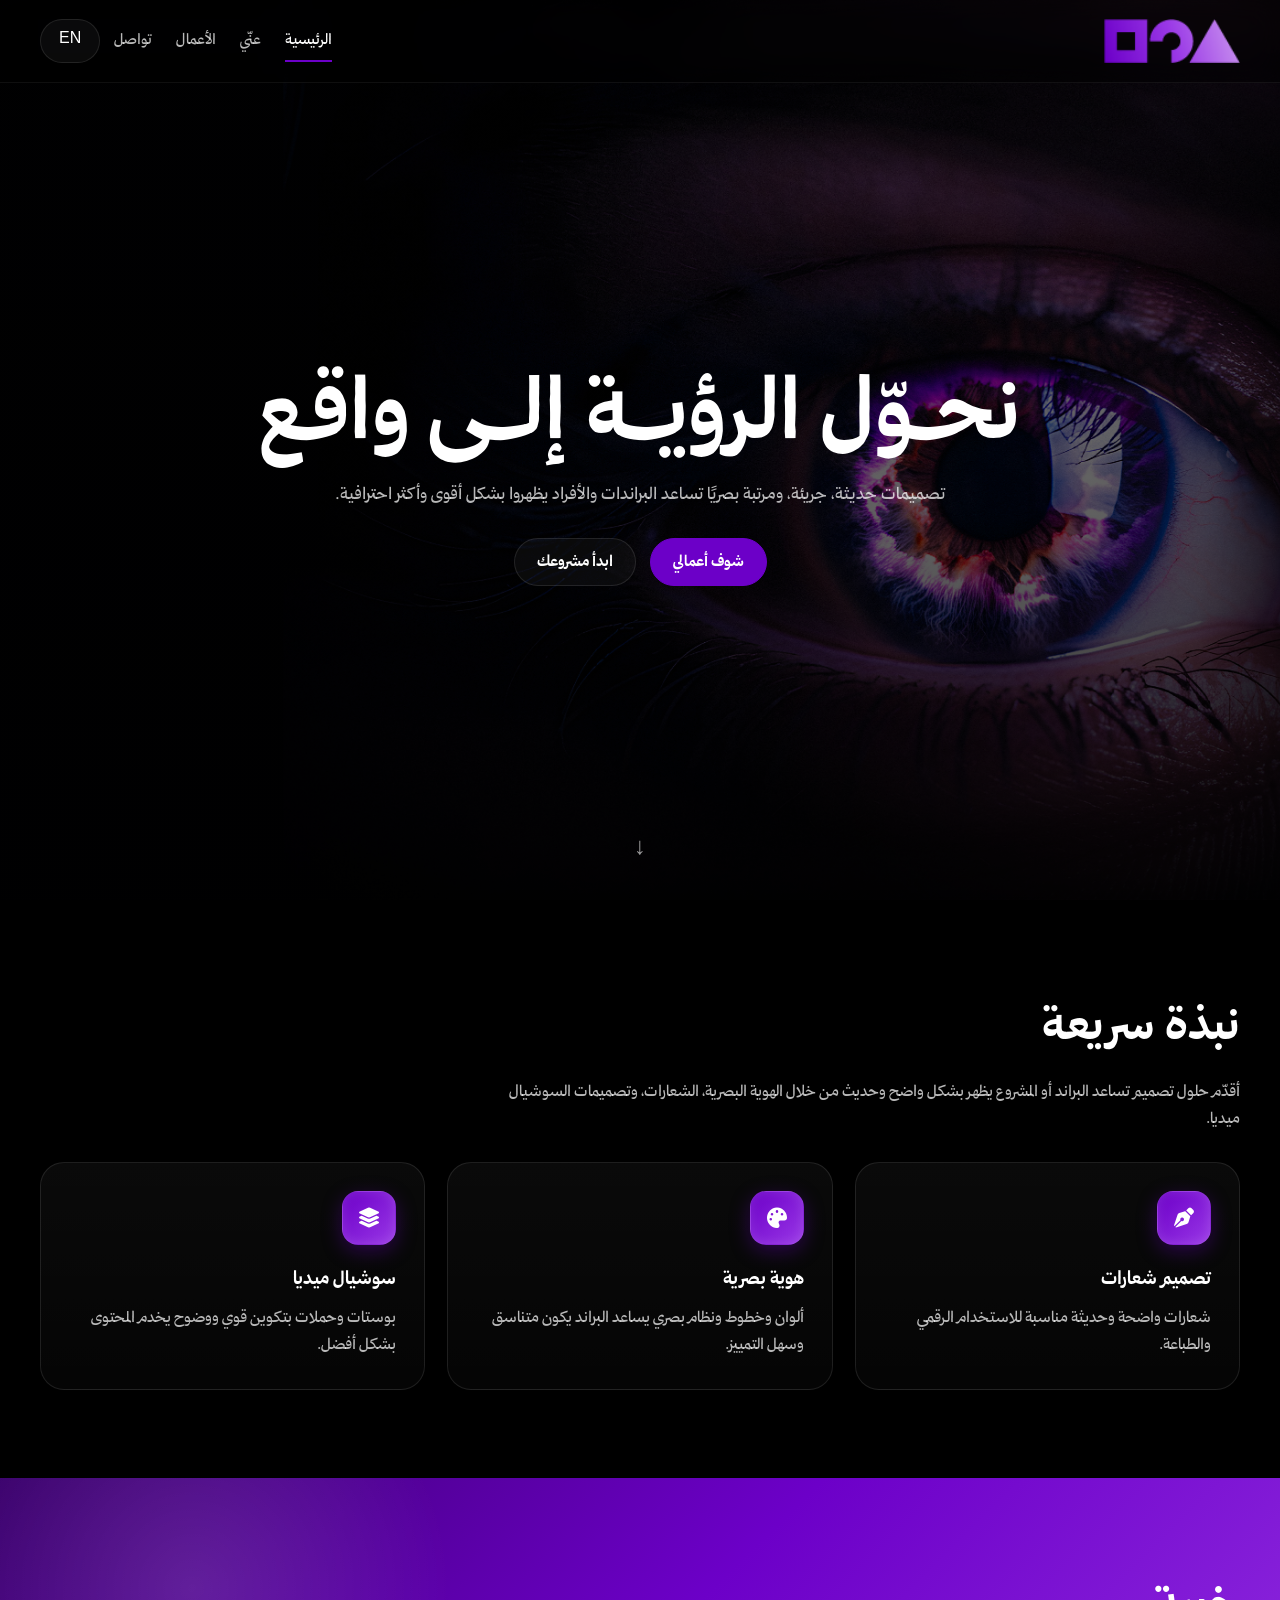
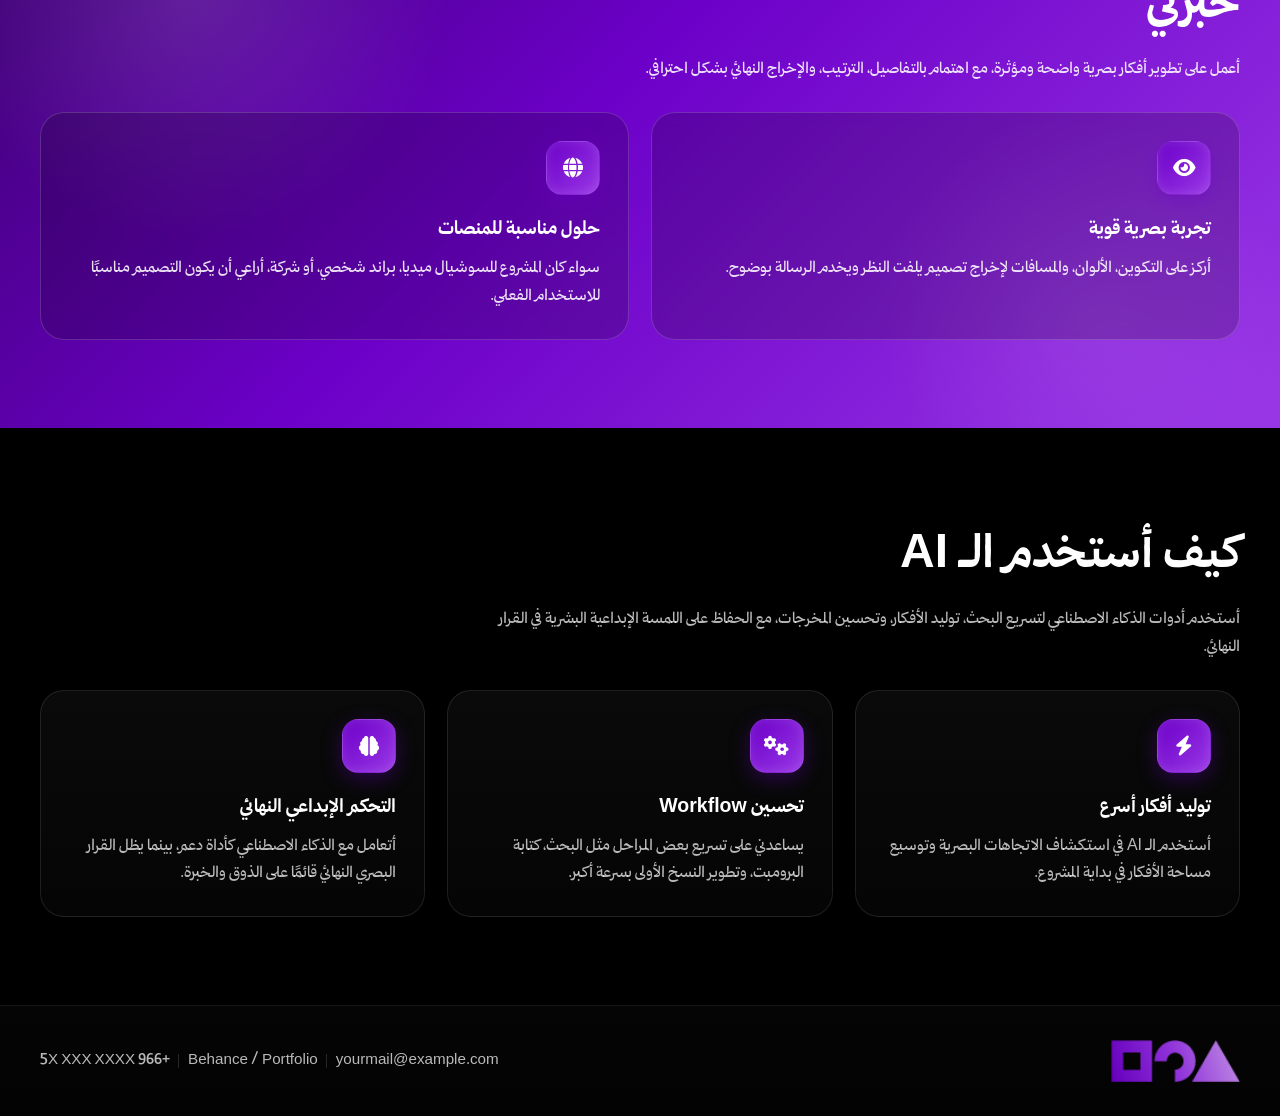
<file: index.html>
<!DOCTYPE html>
<html lang="ar" dir="rtl">
<head>
  <meta charset="UTF-8" />
  <meta name="viewport" content="width=device-width, initial-scale=1.0" />
  <title>Daskeda | Home</title>
  <link rel="stylesheet" href="style.css" />
  <link rel="stylesheet" href="https://cdnjs.cloudflare.com/ajax/libs/font-awesome/6.5.0/css/all.min.css" />
</head>
<body class="home">
  <header class="site-header">
    <div class="container header-inner">
      <a href="index.html" class="logo">
        <img src="images/logo.png" alt="Daskeda Logo">
      </a>

      <div class="header-side">
        <nav class="nav">
          <a href="index.html" class="active" data-i18n="navHome">الرئيسية</a>
          <a href="about.html" data-i18n="navAbout">عنّي</a>
          <a href="work.html" data-i18n="navWork">الأعمال</a>
          <a href="contact.html" data-i18n="navContact">تواصل</a>
        </nav>

        <button class="lang-btn" id="langToggle">EN</button>
      </div>
    </div>
  </header>

  <section class="hero">
    <div class="hero-content">
      <h1 class="hero-title" data-i18n="homeHeroTitle">Shaping Vision into Reality</h1>

      <p data-i18n="homeHeroText">
        تصميمات حديثة، جريئة، ومرتبة بصريًا تساعد البراندات والأفراد يظهروا بشكل أقوى وأكثر احترافية.
      </p>

      <div class="hero-buttons">
        <a href="work.html" class="btn primary" data-i18n="heroBtn1">شوف أعمالي</a>
        <a href="contact.html" class="btn" data-i18n="heroBtn2">ابدأ مشروعك</a>
      </div>
    </div>

    <div class="scroll-down">↓</div>
  </section>

  <div class="content-wrap">
    <section class="section">
      <div class="container">
        <div class="section-head">
          <h2 data-i18n="homeSectionTitle">نبذة سريعة</h2>
          <p data-i18n="homeSectionText">
            أقدّم حلول تصميم تساعد البراند أو المشروع يظهر بشكل واضح وحديث من خلال الهوية البصرية، الشعارات، وتصميمات السوشيال ميديا.
          </p>
        </div>

        <div class="grid-3">
          <div class="card">
            <div class="card-number">
              <i class="fa-solid fa-pen-nib"></i>
            </div>
            <h3 data-i18n="homeCard1Title">تصميم شعارات</h3>
            <p data-i18n="homeCard1Text">شعارات واضحة وحديثة مناسبة للاستخدام الرقمي والطباعة.</p>
          </div>

          <div class="card">
            <div class="card-number">
              <i class="fa-solid fa-palette"></i>
            </div>
            <h3 data-i18n="homeCard2Title">هوية بصرية</h3>
            <p data-i18n="homeCard2Text">ألوان وخطوط ونظام بصري يساعد البراند يكون متناسق وسهل التمييز.</p>
          </div>

          <div class="card">
            <div class="card-number">
              <i class="fa-solid fa-layer-group"></i>
            </div>
            <h3 data-i18n="homeCard3Title">سوشيال ميديا</h3>
            <p data-i18n="homeCard3Text">بوستات وحملات بتكوين قوي ووضوح يخدم المحتوى بشكل أفضل.</p>
          </div>
        </div>
      </div>
    </section>

    <section class="section section-exp">
      <div class="container">
        <div class="section-head">
          <h2 data-i18n="expTitle">خبرتي</h2>
          <p data-i18n="expText">
            أعمل على تطوير أفكار بصرية واضحة ومؤثرة، مع اهتمام بالتفاصيل، الترتيب، والإخراج النهائي بشكل احترافي.
          </p>
        </div>

        <div class="grid-2">
          <div class="card">
            <div class="card-number">
              <i class="fa-solid fa-eye"></i>
            </div>
            <h3 data-i18n="expCard1Title">تجربة بصرية قوية</h3>
            <p data-i18n="expCard1Text">
              أركز على التكوين، الألوان، والمسافات لإخراج تصميم يلفت النظر ويخدم الرسالة بوضوح.
            </p>
          </div>

          <div class="card">
            <div class="card-number">
              <i class="fa-solid fa-globe"></i>
            </div>
            <h3 data-i18n="expCard2Title">حلول مناسبة للمنصات</h3>
            <p data-i18n="expCard2Text">
              سواء كان المشروع للسوشيال ميديا، براند شخصي، أو شركة، أراعي أن يكون التصميم مناسبًا للاستخدام الفعلي.
            </p>
          </div>
        </div>
      </div>
    </section>

    <section class="section">
      <div class="container">
        <div class="section-head">
          <h2 data-i18n="aiTitle">كيف أستخدم الـ AI</h2>
          <p data-i18n="aiText">
            أستخدم أدوات الذكاء الاصطناعي لتسريع البحث، توليد الأفكار، وتحسين المخرجات، مع الحفاظ على اللمسة الإبداعية البشرية في القرار النهائي.
          </p>
        </div>

        <div class="grid-3">
          <div class="card">
            <div class="card-number">
              <i class="fa-solid fa-bolt"></i>
            </div>
            <h3 data-i18n="aiCard1Title">توليد أفكار أسرع</h3>
            <p data-i18n="aiCard1Text">
              أستخدم الـ AI في استكشاف الاتجاهات البصرية وتوسيع مساحة الأفكار في بداية المشروع.
            </p>
          </div>

          <div class="card">
            <div class="card-number">
              <i class="fa-solid fa-gears"></i>
            </div>
            <h3 data-i18n="aiCard2Title">تحسين Workflow</h3>
            <p data-i18n="aiCard2Text">
              يساعدني على تسريع بعض المراحل مثل البحث، كتابة البرومبت، وتطوير النسخ الأولى بسرعة أكبر.
            </p>
          </div>

          <div class="card">
            <div class="card-number">
              <i class="fa-solid fa-brain"></i>
            </div>
            <h3 data-i18n="aiCard3Title">التحكم الإبداعي النهائي</h3>
            <p data-i18n="aiCard3Text">
              أتعامل مع الذكاء الاصطناعي كأداة دعم، بينما يظل القرار البصري النهائي قائمًا على الذوق والخبرة.
            </p>
          </div>
        </div>
      </div>
    </section>

    <footer class="site-footer">
  <div class="container footer-inner">
    <a href="index.html" class="footer-brand">
      <img src="images/logo.png" alt="Daskeda Logo">
    </a>

    <div class="footer-contact">
      <a href="mailto:yourmail@example.com">yourmail@example.com</a>
      <a href="https://www.behance.net/" target="_blank" rel="noopener">Behance / Portfolio</a>
      <a href="https://wa.me/966000000000" target="_blank" rel="noopener">+966 5X XXX XXXX</a>
    </div>
  </div>
</footer>

  <script src="script.js"></script>
</body>
</html>
</file>
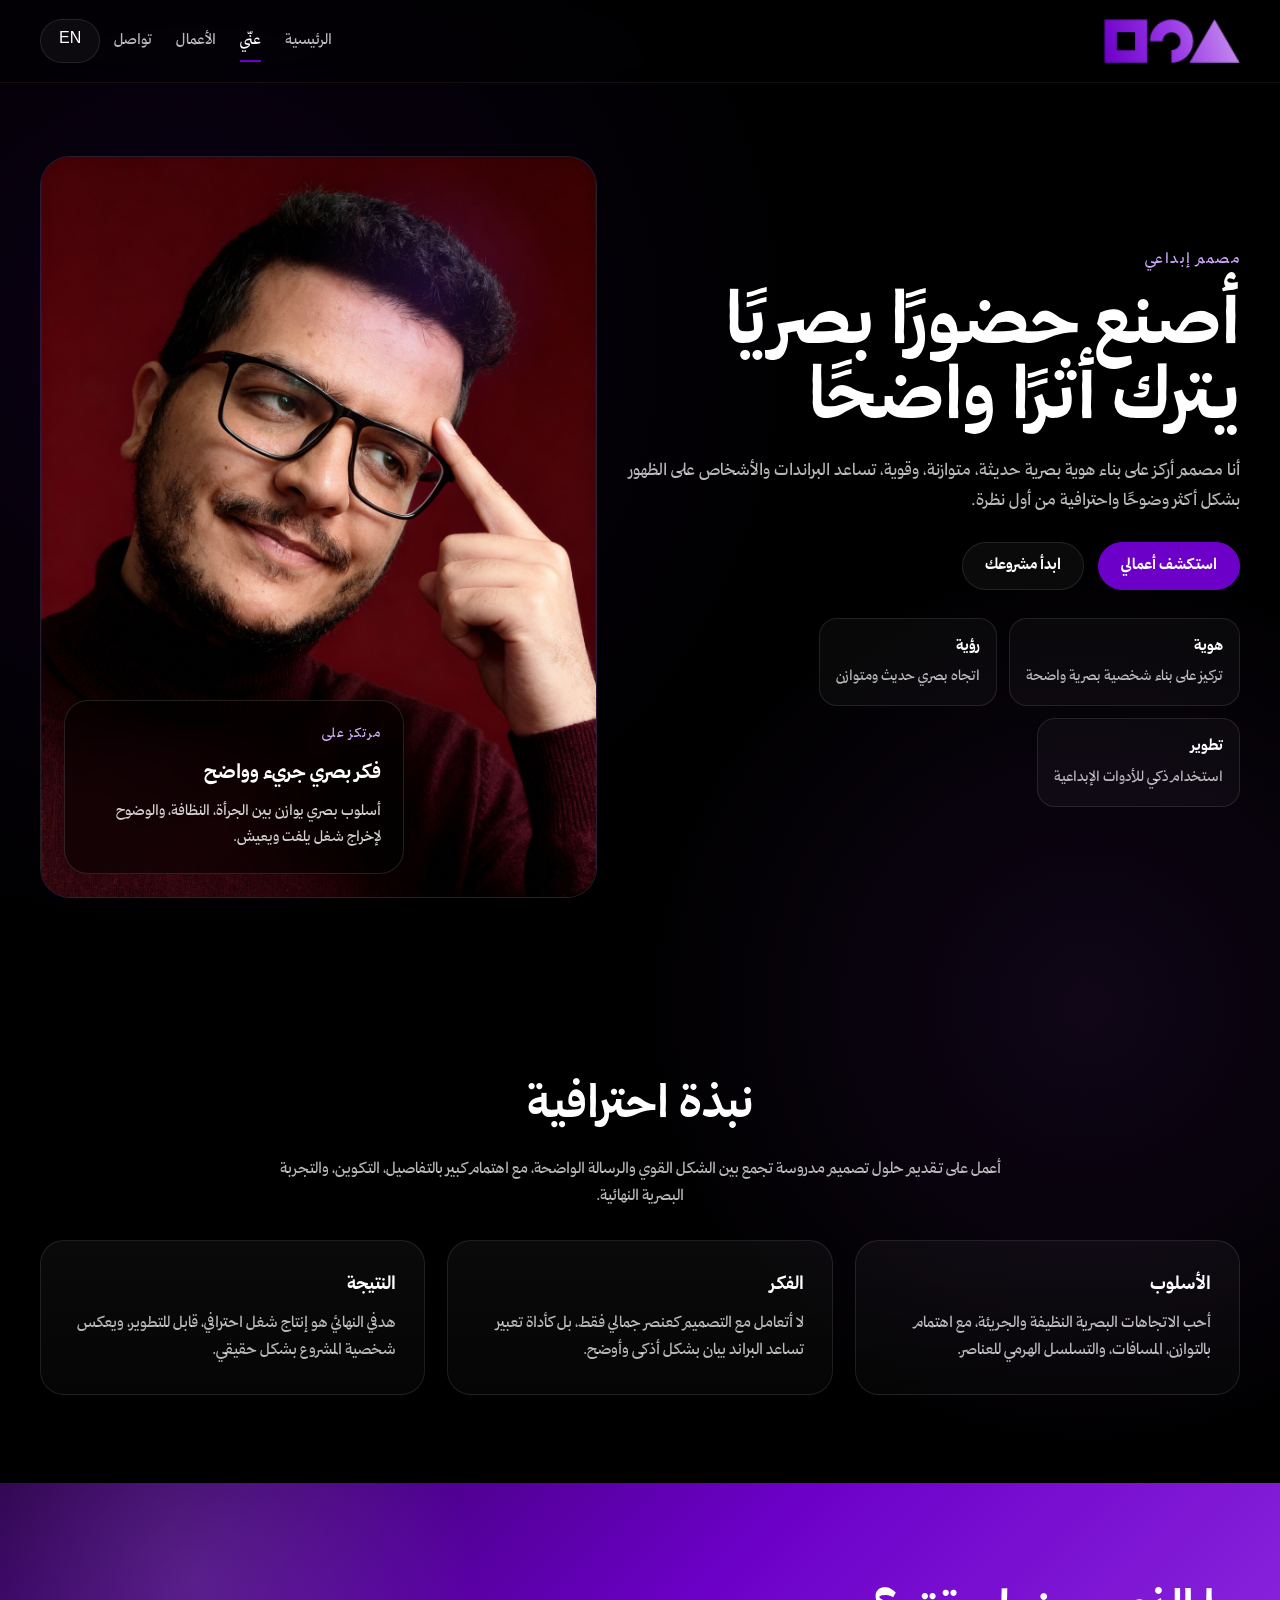
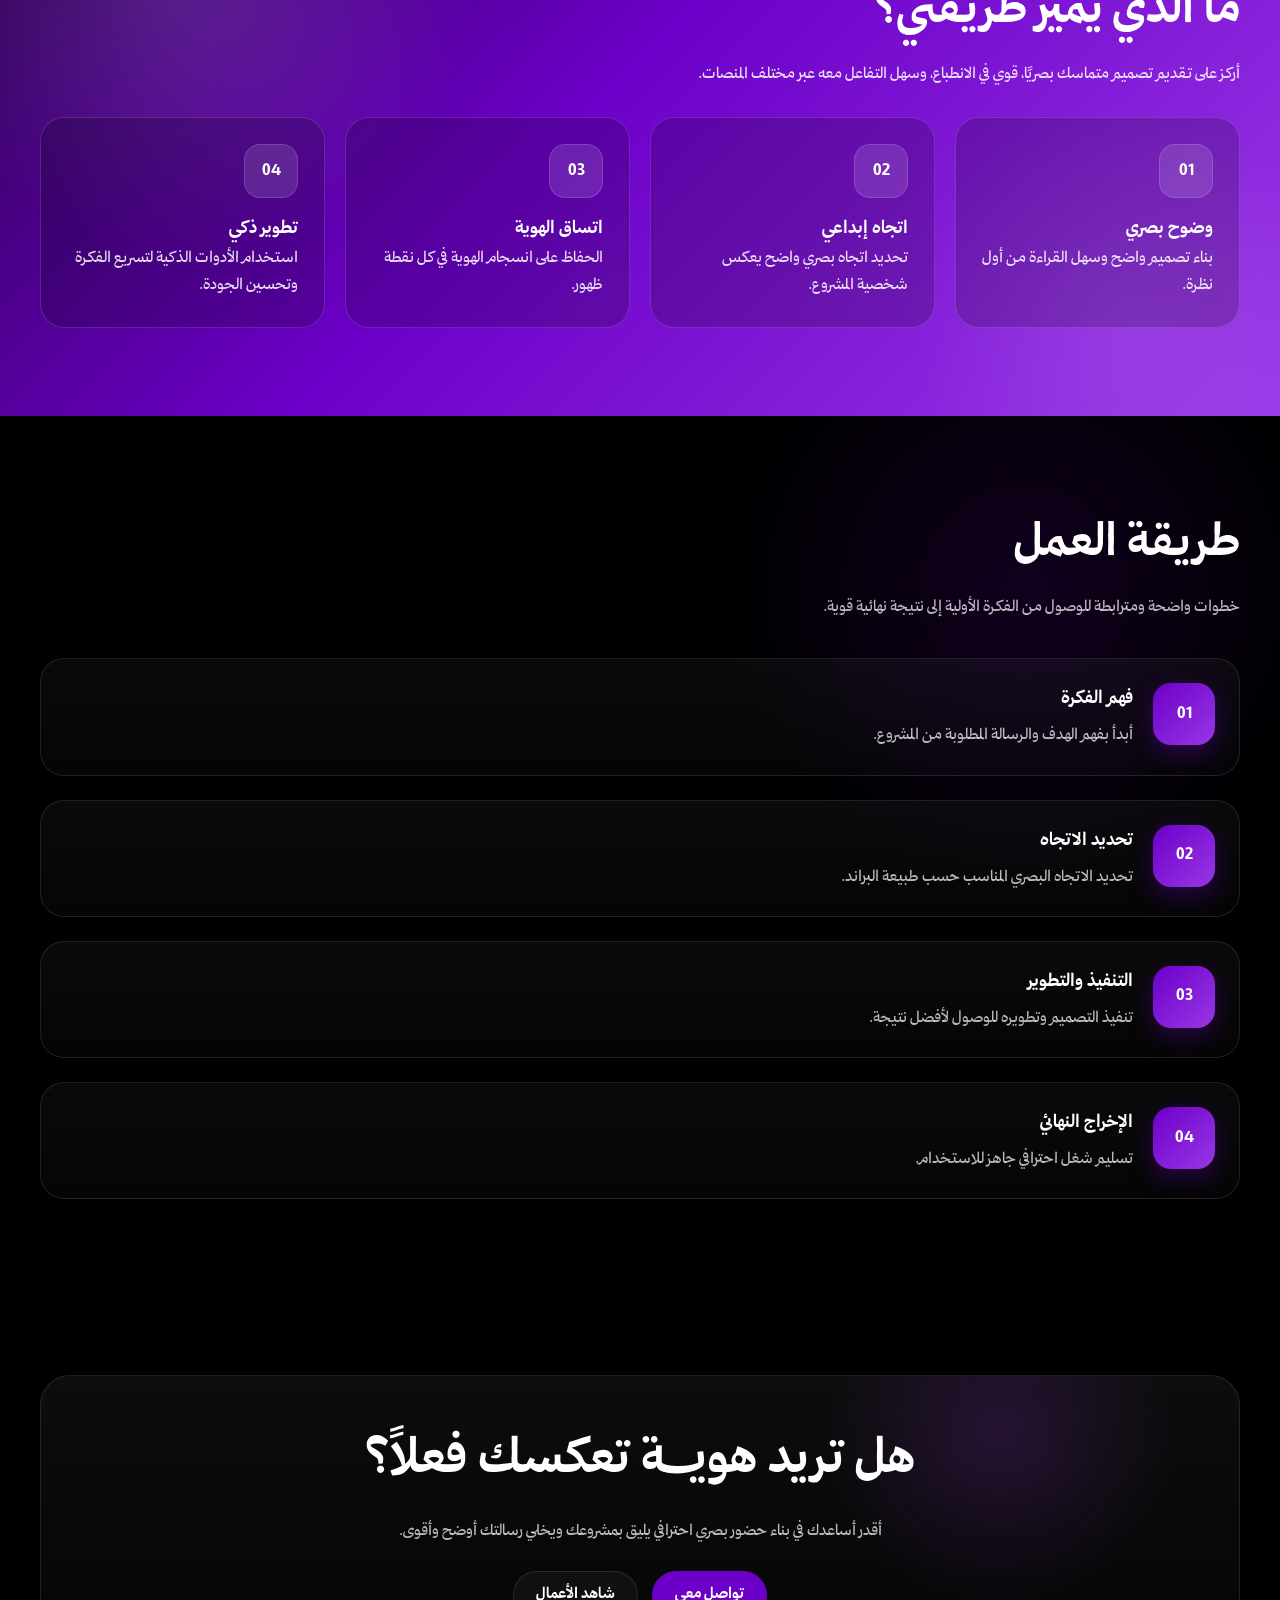
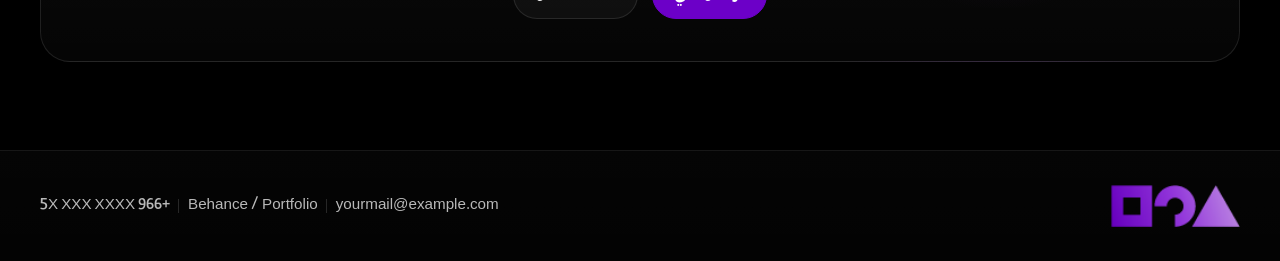
<file: about.html>
<!DOCTYPE html>
<html lang="ar" dir="rtl">
<head>
  <meta charset="UTF-8" />
  <meta name="viewport" content="width=device-width, initial-scale=1.0" />
  <title>Daskeda | About</title>
  <link rel="stylesheet" href="style.css" />
</head>
<body>
  <header class="site-header">
    <div class="container header-inner">
      <a href="index.html" class="logo">
        <img src="images/logo.png" alt="Daskeda Logo">
      </a>

      <div class="header-side">
        <nav class="nav">
          <a href="index.html" data-i18n="navHome">الرئيسية</a>
          <a href="about.html" class="active" data-i18n="navAbout">عنّي</a>
          <a href="work.html" data-i18n="navWork">الأعمال</a>
          <a href="contact.html" data-i18n="navContact">تواصل</a>
        </nav>

        <button class="lang-btn" id="langToggle">EN</button>
      </div>
    </div>
  </header>

  <main class="page-top-space about-page">
    <section class="about-hero">
      <div class="container about-hero-grid">
        <div class="about-copy">
          <span class="about-kicker" data-i18n="aboutKicker">مصمم إبداعي</span>

          <h1 class="about-main-title" data-i18n="aboutMainTitle">
            أصنع حضورًا بصريًا
            <br>
            يترك أثرًا واضحًا
          </h1>

          <p class="about-main-text" data-i18n="aboutMainText">
            أنا مصمم أركز على بناء هوية بصرية حديثة، متوازنة، وقوية، تساعد البراندات والأشخاص
            على الظهور بشكل أكثر وضوحًا واحترافية من أول نظرة.
          </p>

          <div class="about-hero-actions">
            <a href="work.html" class="btn primary" data-i18n="aboutBtn1">استكشف أعمالي</a>
            <a href="contact.html" class="btn" data-i18n="aboutBtn2">ابدأ مشروعك</a>
          </div>

          <div class="about-mini-stats">
            <div class="mini-stat">
              <strong data-i18n="aboutMini1Title">هوية</strong>
              <span data-i18n="aboutMini1Text">تركيز على بناء شخصية بصرية واضحة</span>
            </div>

            <div class="mini-stat">
              <strong data-i18n="aboutMini2Title">رؤية</strong>
              <span data-i18n="aboutMini2Text">اتجاه بصري حديث ومتوازن</span>
            </div>

            <div class="mini-stat">
              <strong data-i18n="aboutMini3Title">تطوير</strong>
              <span data-i18n="aboutMini3Text">استخدام ذكي للأدوات الإبداعية</span>
            </div>
          </div>
        </div>

        <div class="about-visual-card">
          <div class="about-image-wrap">
            <img src="images/about-me.jpg" alt="About Daskeda">
          </div>

          <div class="about-floating-box">
            <small data-i18n="aboutFloatLabel">مرتكز على</small>
            <strong data-i18n="aboutFloatTitle">فكر بصري جريء وواضح</strong>
            <p data-i18n="aboutFloatText">
              أسلوب بصري يوازن بين الجرأة، النظافة، والوضوح لإخراج شغل يلفت ويعيش.
            </p>
          </div>
        </div>
      </div>
    </section>

    <section class="section about-story-section">
      <div class="container">
        <div class="section-head about-head-center">
          <h2 data-i18n="aboutStoryTitle">نبذة احترافية</h2>
          <p data-i18n="aboutStoryText">
            أعمل على تقديم حلول تصميم مدروسة تجمع بين الشكل القوي والرسالة الواضحة، مع اهتمام كبير
            بالتفاصيل، التكوين، والتجربة البصرية النهائية.
          </p>
        </div>

        <div class="about-story-grid">
          <div class="about-story-card">
            <h3 data-i18n="aboutStoryCard1Title">الأسلوب</h3>
            <p data-i18n="aboutStoryCard1Text">
              أحب الاتجاهات البصرية النظيفة والجريئة، مع اهتمام بالتوازن، المسافات، والتسلسل الهرمي للعناصر.
            </p>
          </div>

          <div class="about-story-card">
            <h3 data-i18n="aboutStoryCard2Title">الفكر</h3>
            <p data-i18n="aboutStoryCard2Text">
              لا أتعامل مع التصميم كعنصر جمالي فقط، بل كأداة تعبير تساعد البراند يبان بشكل أذكى وأوضح.
            </p>
          </div>

          <div class="about-story-card">
            <h3 data-i18n="aboutStoryCard3Title">النتيجة</h3>
            <p data-i18n="aboutStoryCard3Text">
              هدفي النهائي هو إنتاج شغل احترافي، قابل للتطوير، ويعكس شخصية المشروع بشكل حقيقي.
            </p>
          </div>
        </div>
      </div>
    </section>

    <section class="section about-strengths-section">
      <div class="container">
        <div class="section-head">
          <h2 data-i18n="aboutStrengthsTitle">ما الذي يميز طريقتي؟</h2>
          <p data-i18n="aboutStrengthsText">
            أركز على تقديم تصميم متماسك بصريًا، قوي في الانطباع، وسهل التفاعل معه عبر مختلف المنصات.
          </p>
        </div>

        <div class="about-strengths-grid">
          <div class="about-strength-card">
            <div class="about-strength-icon">01</div>
            <h3 data-i18n="aboutStrength1Title">وضوح بصري</h3>
            <p data-i18n="aboutStrength1Text">
              بناء تصميم واضح وسهل القراءة من أول نظرة.
            </p>
          </div>

          <div class="about-strength-card">
            <div class="about-strength-icon">02</div>
            <h3 data-i18n="aboutStrength2Title">اتجاه إبداعي</h3>
            <p data-i18n="aboutStrength2Text">
              تحديد اتجاه بصري واضح يعكس شخصية المشروع.
            </p>
          </div>

          <div class="about-strength-card">
            <div class="about-strength-icon">03</div>
            <h3 data-i18n="aboutStrength3Title">اتساق الهوية</h3>
            <p data-i18n="aboutStrength3Text">
              الحفاظ على انسجام الهوية في كل نقطة ظهور.
            </p>
          </div>

          <div class="about-strength-card">
            <div class="about-strength-icon">04</div>
            <h3 data-i18n="aboutStrength4Title">تطوير ذكي</h3>
            <p data-i18n="aboutStrength4Text">
              استخدام الأدوات الذكية لتسريع الفكرة وتحسين الجودة.
            </p>
          </div>
        </div>
      </div>
    </section>

    <section class="section about-process">
      <div class="container">
        <div class="section-head">
          <h2 data-i18n="processTitle">طريقة العمل</h2>
          <p data-i18n="processDesc">
            خطوات واضحة ومترابطة للوصول من الفكرة الأولية إلى نتيجة نهائية قوية.
          </p>
        </div>

        <div class="process-steps">
          <div class="process-step">
            <span>01</span>
            <div>
              <h3 data-i18n="process1Title">فهم الفكرة</h3>
              <p data-i18n="process1Text">
                أبدأ بفهم الهدف والرسالة المطلوبة من المشروع.
              </p>
            </div>
          </div>

          <div class="process-step">
            <span>02</span>
            <div>
              <h3 data-i18n="process2Title">تحديد الاتجاه</h3>
              <p data-i18n="process2Text">
                تحديد الاتجاه البصري المناسب حسب طبيعة البراند.
              </p>
            </div>
          </div>

          <div class="process-step">
            <span>03</span>
            <div>
              <h3 data-i18n="process3Title">التنفيذ والتطوير</h3>
              <p data-i18n="process3Text">
                تنفيذ التصميم وتطويره للوصول لأفضل نتيجة.
              </p>
            </div>
          </div>

          <div class="process-step">
            <span>04</span>
            <div>
              <h3 data-i18n="process4Title">الإخراج النهائي</h3>
              <p data-i18n="process4Text">
                تسليم شغل احترافي جاهز للاستخدام.
              </p>
            </div>
          </div>
        </div>
      </div>
    </section>

    <section class="section about-cta-section">
      <div class="container">
        <div class="about-cta-box">
          <h2 data-i18n="aboutCtaTitle">هل تريد هويـــة تعكسك فعلاً؟</h2>
          <p data-i18n="aboutCtaText">
            أقدر أساعدك في بناء حضور بصري احترافي يليق بمشروعك ويخلي رسالتك أوضح وأقوى.
          </p>

          <div class="about-cta-actions">
            <a href="contact.html" class="btn primary" data-i18n="aboutCtaBtn1">تواصل معي</a>
            <a href="work.html" class="btn" data-i18n="aboutCtaBtn2">شاهد الأعمال</a>
          </div>
        </div>
      </div>
    </section>
  </main>

  <footer class="site-footer">
    <div class="container footer-inner">
      <a href="index.html" class="footer-brand">
        <img src="images/logo.png" alt="Daskeda Logo">
      </a>

      <div class="footer-contact">
        <a href="mailto:yourmail@example.com">yourmail@example.com</a>
        <a href="https://www.behance.net/" target="_blank" rel="noopener">Behance / Portfolio</a>
        <a href="https://wa.me/966000000000" target="_blank" rel="noopener">+966 5X XXX XXXX</a>
      </div>
    </div>
  </footer>

  <script src="script.js"></script>
</body>
</html>
</file>
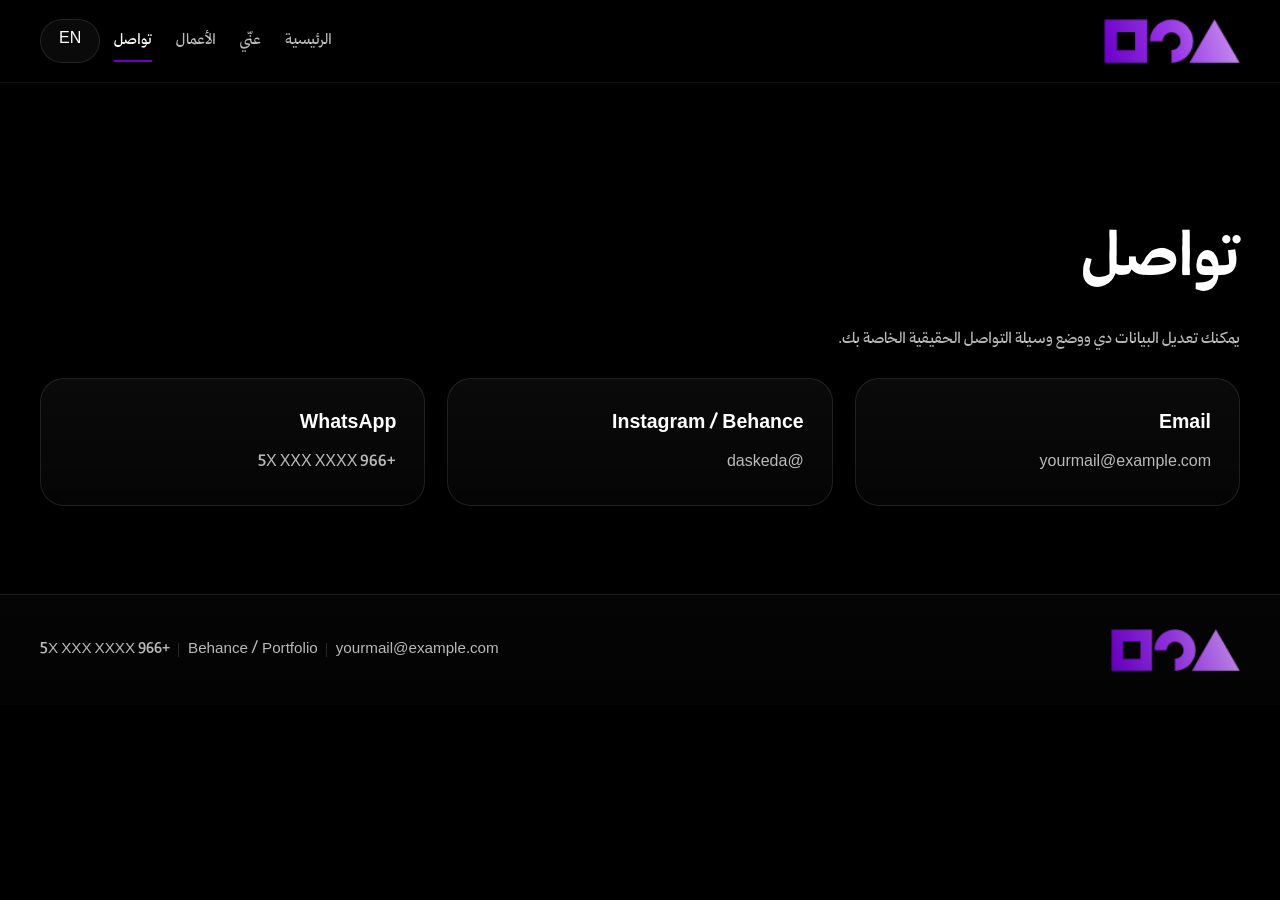
<file: contact.html>
<!DOCTYPE html>
<html lang="ar" dir="rtl">
<head>
  <meta charset="UTF-8" />
  <meta name="viewport" content="width=device-width, initial-scale=1.0" />
  <title>Daskeda | Contact</title>
  <link rel="stylesheet" href="style.css" />
</head>
<body>
  <header class="site-header">
    <div class="container header-inner">
      <a href="index.html" class="logo">
  <img src="images/logo.png" alt="Daskeda Logo">
</a>

      <div class="header-side">
        <nav class="nav">
          <a href="index.html" data-i18n="navHome">الرئيسية</a>
          <a href="about.html" data-i18n="navAbout">عنّي</a>
          <a href="work.html" data-i18n="navWork">الأعمال</a>
          <a href="contact.html" class="active" data-i18n="navContact">تواصل</a>
        </nav>

        <button class="lang-btn" id="langToggle">EN</button>
      </div>
    </div>
  </header>

  <main class="page-top-space">
    <section class="section section-dark">
      <div class="container">
        <div class="page-title">
          <h1 data-i18n="contactTitle">تواصل</h1>
          <p data-i18n="contactText">يمكنك تعديل البيانات دي ووضع وسيلة التواصل الحقيقية الخاصة بك.</p>
        </div>

        <div class="grid-3">
          <div class="card">
            <h3>Email</h3>
            <p>yourmail@example.com</p>
          </div>

          <div class="card">
            <h3>Instagram / Behance</h3>
            <p>@daskeda</p>
          </div>

          <div class="card">
            <h3>WhatsApp</h3>
            <p>+966 5X XXX XXXX</p>
          </div>
        </div>
      </div>
    </section>
  </main>

  <footer class="site-footer">
  <div class="container footer-inner">
    <a href="index.html" class="footer-brand">
      <img src="images/logo.png" alt="Daskeda Logo">
    </a>

    <div class="footer-contact">
      <a href="mailto:yourmail@example.com">yourmail@example.com</a>
      <a href="https://www.behance.net/" target="_blank" rel="noopener">Behance / Portfolio</a>
      <a href="https://wa.me/966000000000" target="_blank" rel="noopener">+966 5X XXX XXXX</a>
    </div>
  </div>
</footer>

  <script src="script.js"></script>
</body>
</html>
</file>
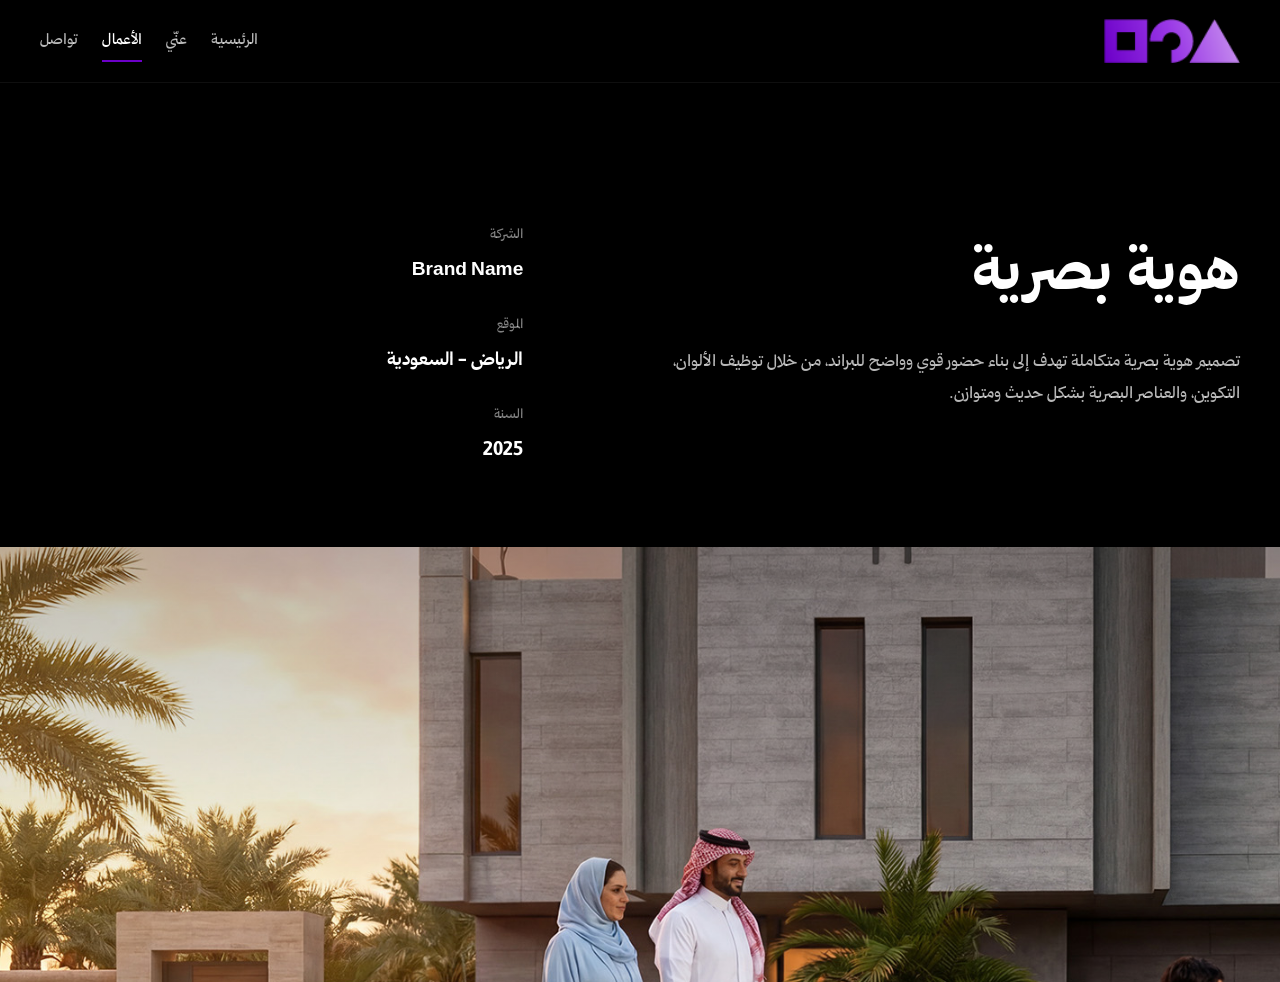
<file: project1-1.html>
<!DOCTYPE html>
<html lang="ar" dir="rtl">
<head>
  <meta charset="UTF-8" />
  <meta name="viewport" content="width=device-width, initial-scale=1.0" />
  <title>Daskeda | Project</title>
  <link rel="stylesheet" href="style.css" />
</head>
<body>

<header class="site-header">
  <div class="container header-inner">
    <a href="index.html" class="logo">
      <img src="images/logo.png" alt="">
    </a>

    <div class="header-side">
      <nav class="nav">
        <a href="index.html">الرئيسية</a>
        <a href="about.html">عنّي</a>
        <a href="work.html" class="active">الأعمال</a>
        <a href="contact.html">تواصل</a>
      </nav>
    </div>
  </div>
</header>

<main class="project-full">

  <!-- Intro Section -->
  <section class="project-intro">
    <div class="container">

      <div class="project-intro-grid">

        <div class="project-intro-main">
          <h1>هوية بصرية</h1>
          <p>
            تصميم هوية بصرية متكاملة تهدف إلى بناء حضور قوي وواضح للبراند،
            من خلال توظيف الألوان، التكوين، والعناصر البصرية بشكل حديث ومتوازن.
          </p>
        </div>

        <div class="project-intro-info">
          <div>
            <span>الشركة</span>
            <h3>Brand Name</h3>
          </div>

          <div>
            <span>الموقع</span>
            <h3>الرياض - السعودية</h3>
          </div>

          <div>
            <span>السنة</span>
            <h3>2025</h3>
          </div>
        </div>

      </div>

    </div>
  </section>

  <!-- Full Images -->
  <section class="project-full-image">
    <img src="images/project1-1-1.jpg">
  </section>

  <section class="project-full-image">
    <img src="images/project1-1-2.jpg">
  </section>

  <section class="project-full-image">
    <img src="images/project1-1-3.jpg">
  </section>

  <section class="project-full-image">
    <img src="images/project1-1-4.jpg">
  </section>

  <section class="project-full-image">
    <img src="images/project1-1-5.jpg">
  </section>

  <section class="project-full-image">
    <img src="images/project1-1-6.jpg">
  </section>

  <section class="project-full-image">
    <img src="images/project1-1-7.jpg">
  </section>

  <section class="project-full-image">
    <img src="images/project1-1-8.jpg">
  </section>

  <section class="project-full-image">
    <img src="images/project1-1-9.jpg">
  </section>

  <section class="project-full-image">
    <img src="images/project1-1-10.jpg">
  </section>

</main>

</body>
</html>
</file>
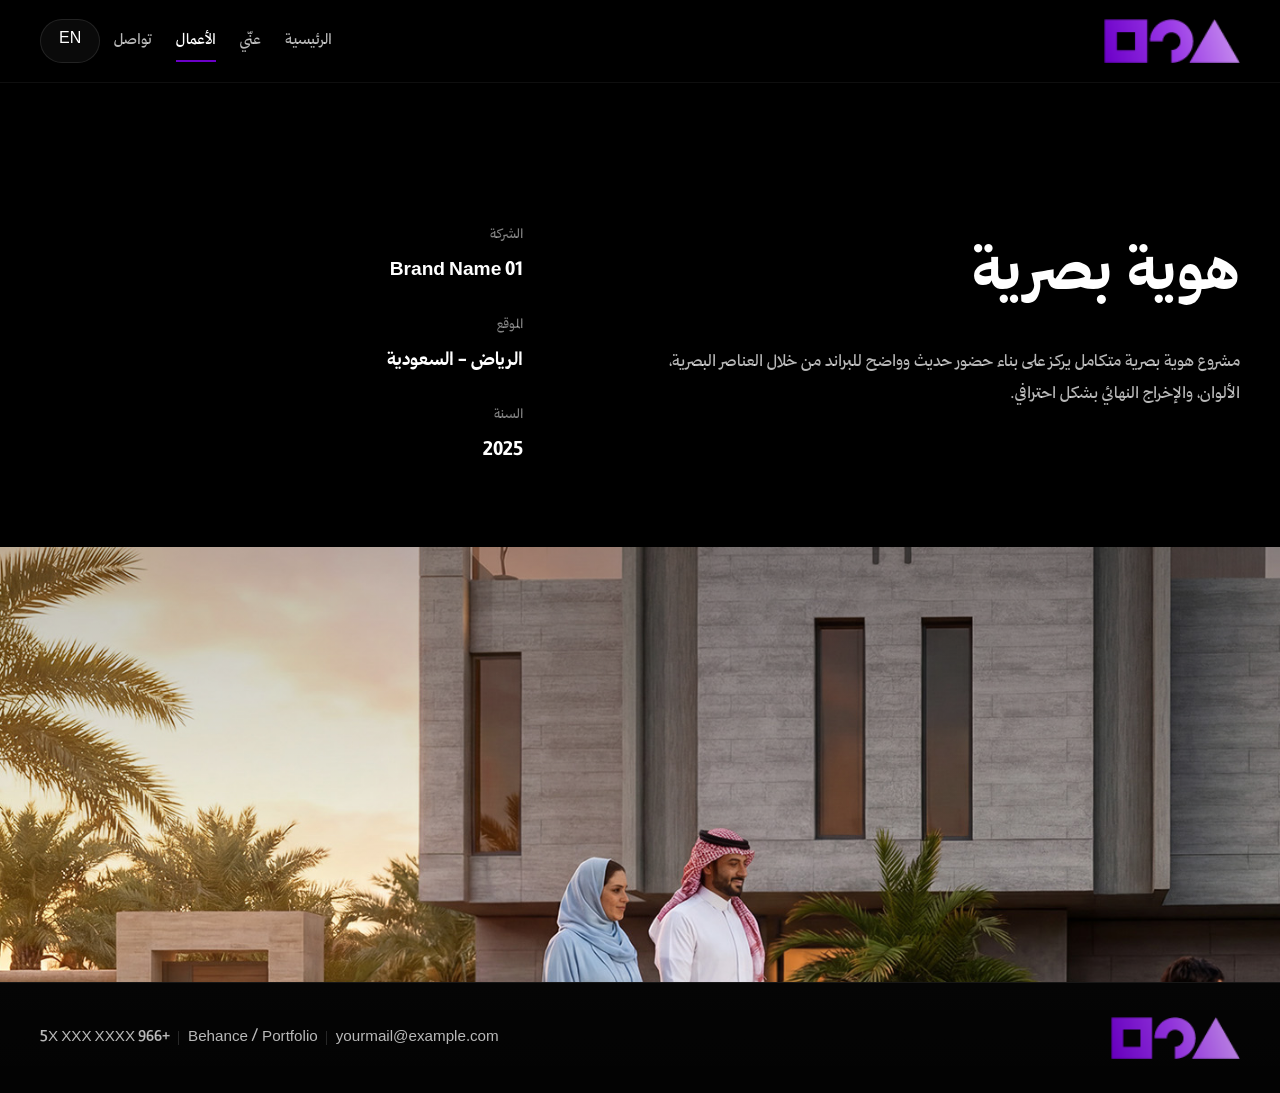
<file: project1-2.html>
<!DOCTYPE html>
<html lang="ar" dir="rtl">
<head>
  <meta charset="UTF-8" />
  <meta name="viewport" content="width=device-width, initial-scale=1.0" />
  <title>Daskeda | Project</title>
  <link rel="stylesheet" href="style.css" />
</head>
<body>

<header class="site-header">
  <div class="container header-inner">
    <a href="index.html" class="logo">
      <img src="images/logo.png" alt="">
    </a>

    <div class="header-side">
      <nav class="nav">
        <a href="index.html">الرئيسية</a>
        <a href="about.html">عنّي</a>
        <a href="work.html" class="active">الأعمال</a>
        <a href="contact.html">تواصل</a>
      </nav>

      <button class="lang-btn" id="langToggle">EN</button>
    </div>
  </div>
</header>

<main class="project-full">

  <section class="project-intro">
    <div class="container">
      <div class="project-intro-grid">
        <div class="project-intro-main">
          <h1>هوية بصرية</h1>
          <p>
            مشروع هوية بصرية متكامل يركز على بناء حضور حديث وواضح للبراند من خلال
            العناصر البصرية، الألوان، والإخراج النهائي بشكل احترافي.
          </p>
        </div>

        <div class="project-intro-info">
          <div>
            <span>الشركة</span>
            <h3>Brand Name 01</h3>
          </div>

          <div>
            <span>الموقع</span>
            <h3>الرياض - السعودية</h3>
          </div>

          <div>
            <span>السنة</span>
            <h3>2025</h3>
          </div>
        </div>
      </div>
    </div>
  </section>

  <section class="project-full-image">
    <img src="images/project1-1-1.jpg" alt="">
  </section>
  <section class="project-full-image">
    <img src="images/project1-1-2.jpg" alt="">
  </section>
  <section class="project-full-image">
    <img src="images/project1-1-3.jpg" alt="">
  </section>
  <section class="project-full-image">
    <img src="images/project1-1-4.jpg" alt="">
  </section>
  <section class="project-full-image">
    <img src="images/project1-1-5.jpg" alt="">
  </section>
  <section class="project-full-image">
    <img src="images/project1-1-6.jpg" alt="">
  </section>
  <section class="project-full-image">
    <img src="images/project1-1-7.jpg" alt="">
  </section>
  <section class="project-full-image">
    <img src="images/project1-1-8.jpg" alt="">
  </section>
  <section class="project-full-image">
    <img src="images/project1-1-9.jpg" alt="">
  </section>
  <section class="project-full-image">
    <img src="images/project1-1-10.jpg" alt="">
  </section>

</main>

<footer class="site-footer">
  <div class="container footer-inner">
    <a href="index.html" class="footer-brand">
      <img src="images/logo.png" alt="Daskeda Logo">
    </a>

    <div class="footer-contact">
      <a href="mailto:yourmail@example.com">yourmail@example.com</a>
      <a href="https://www.behance.net/" target="_blank" rel="noopener">Behance / Portfolio</a>
      <a href="https://wa.me/966000000000" target="_blank" rel="noopener">+966 5X XXX XXXX</a>
    </div>
  </div>
</footer>

<script src="script.js"></script>
</body>
</html>
</file>
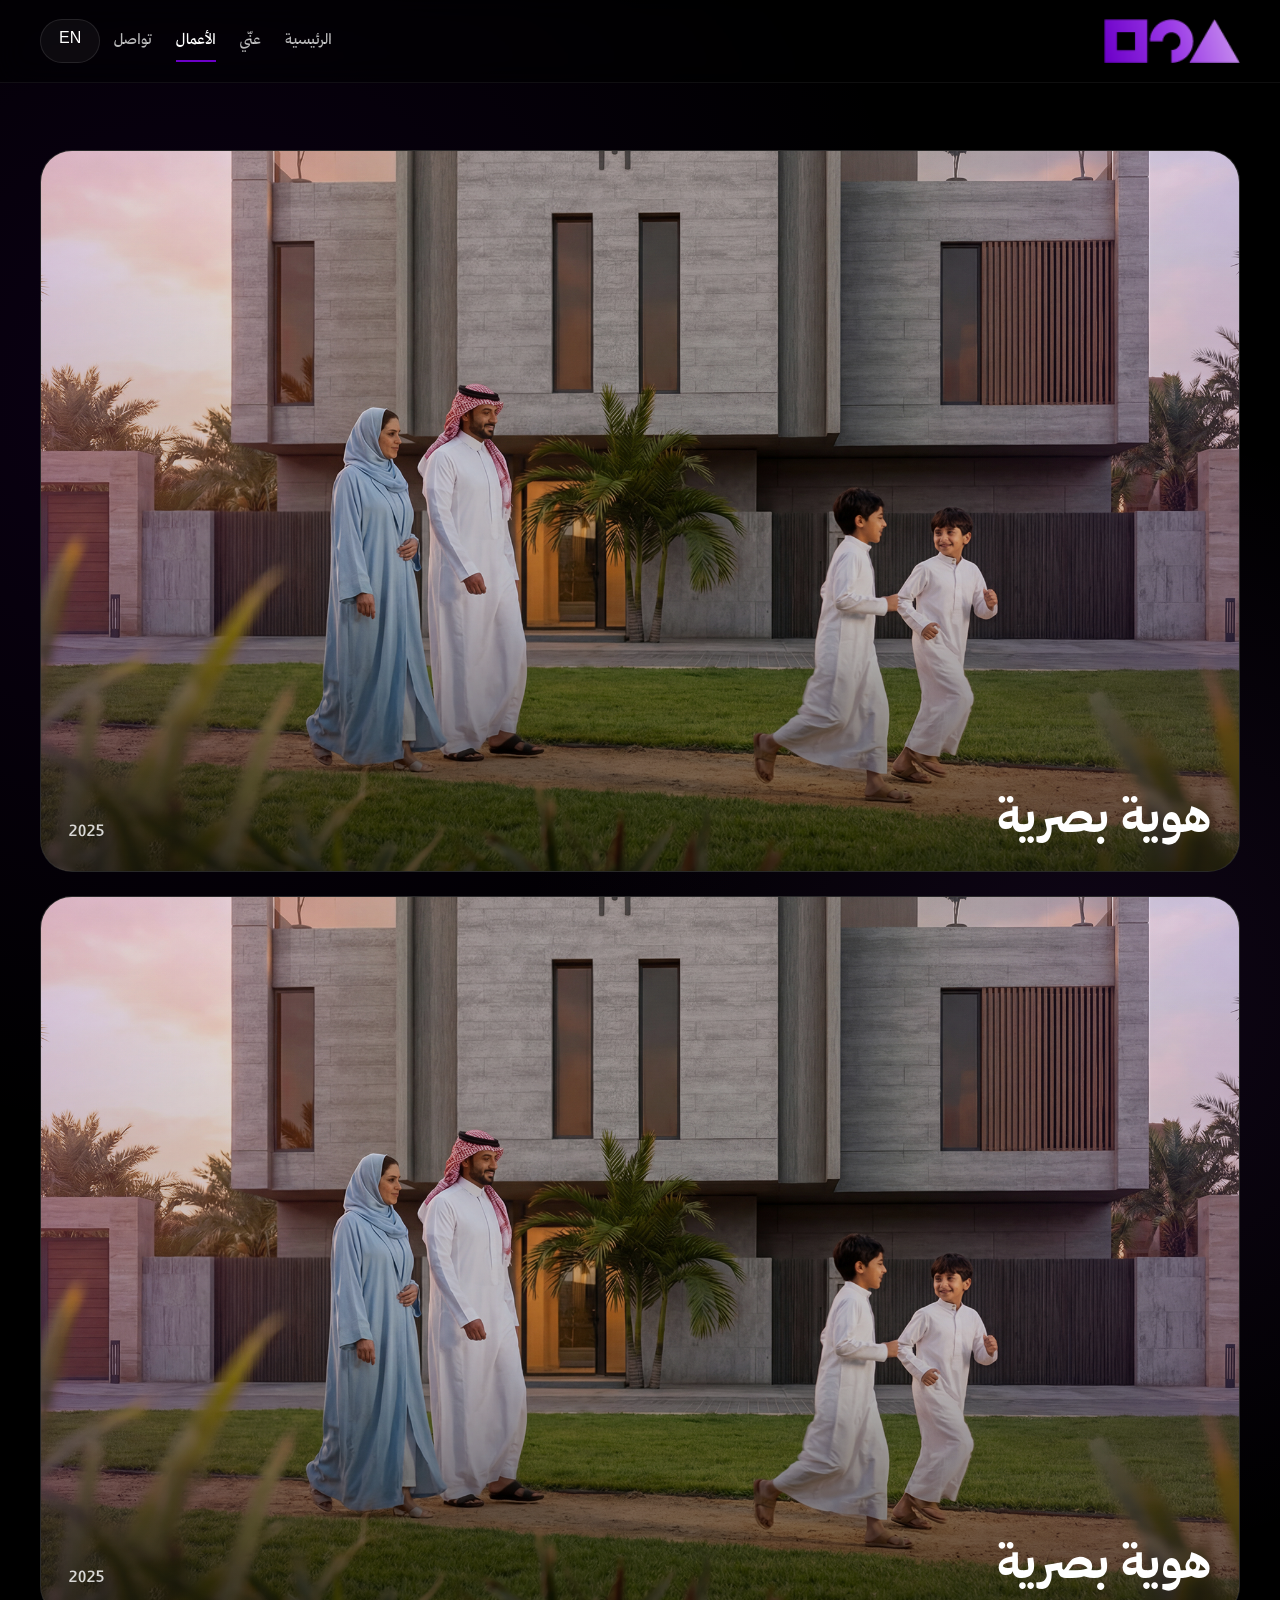
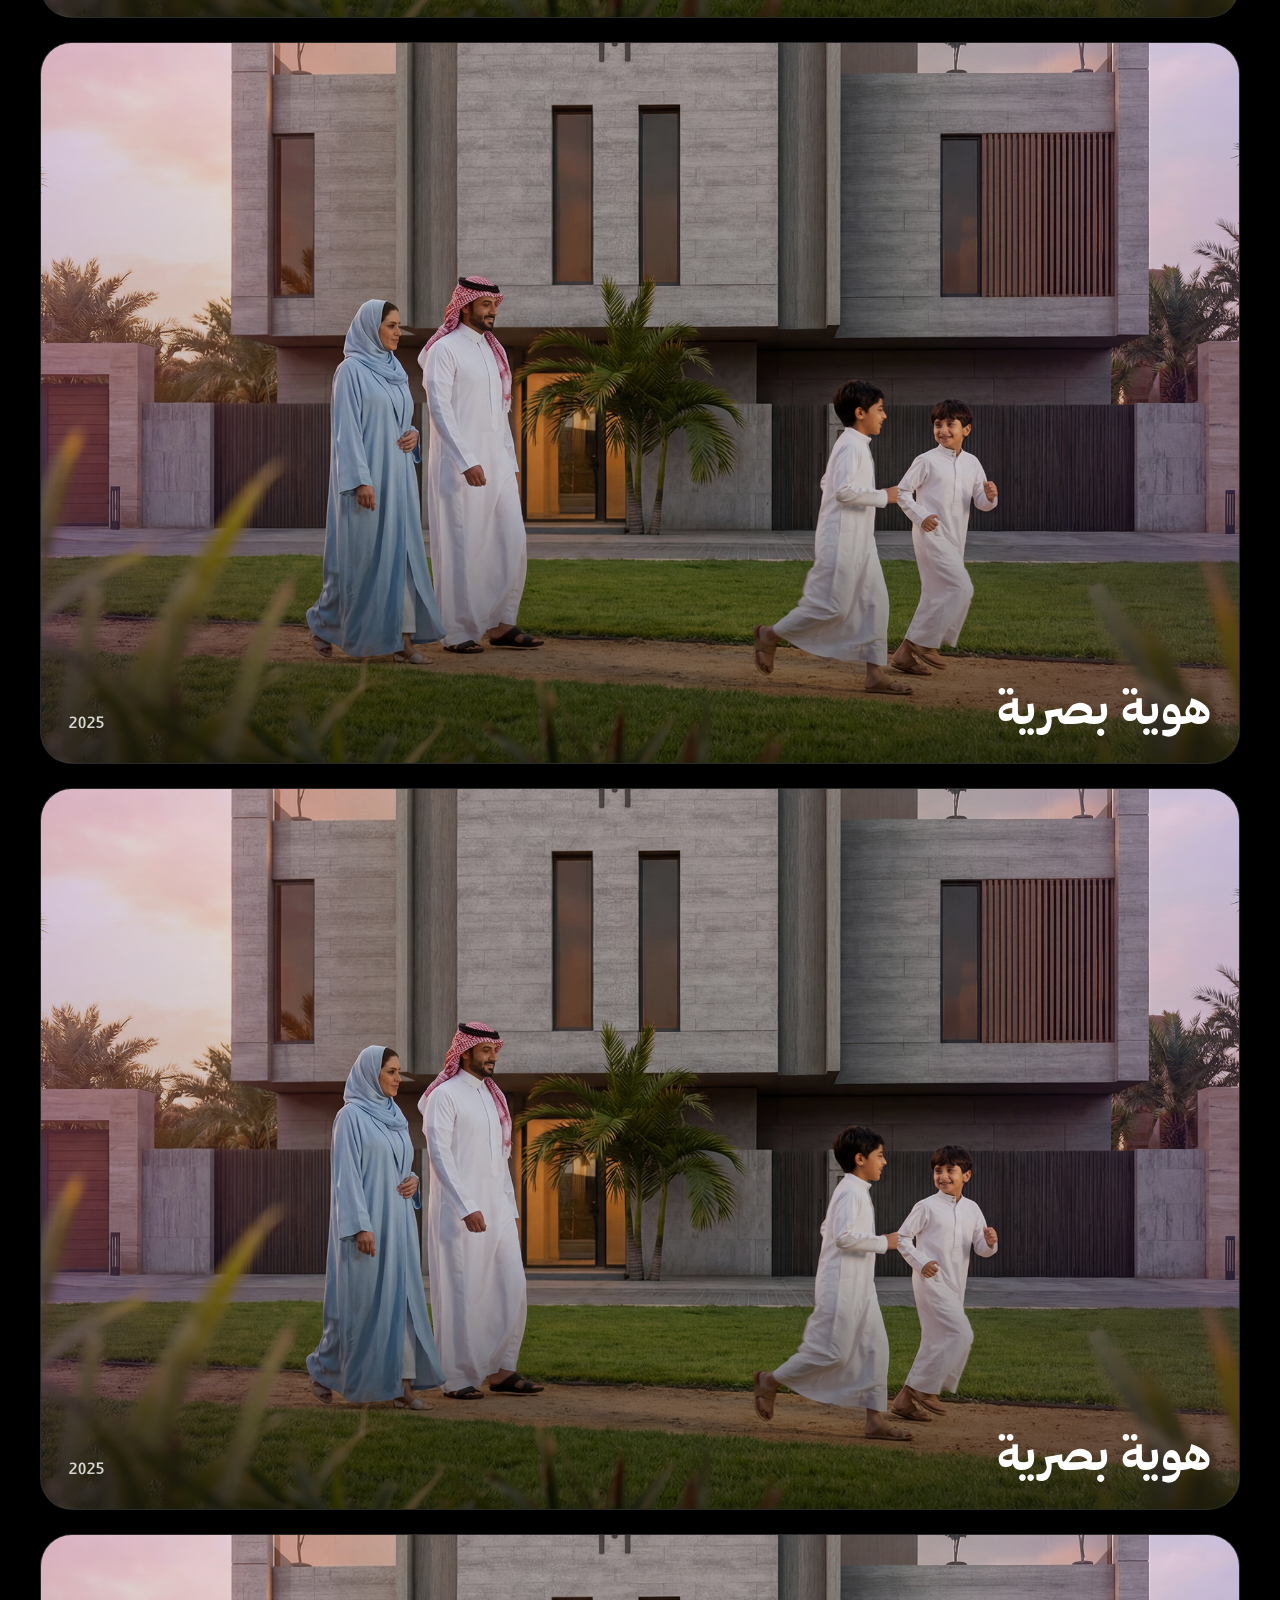
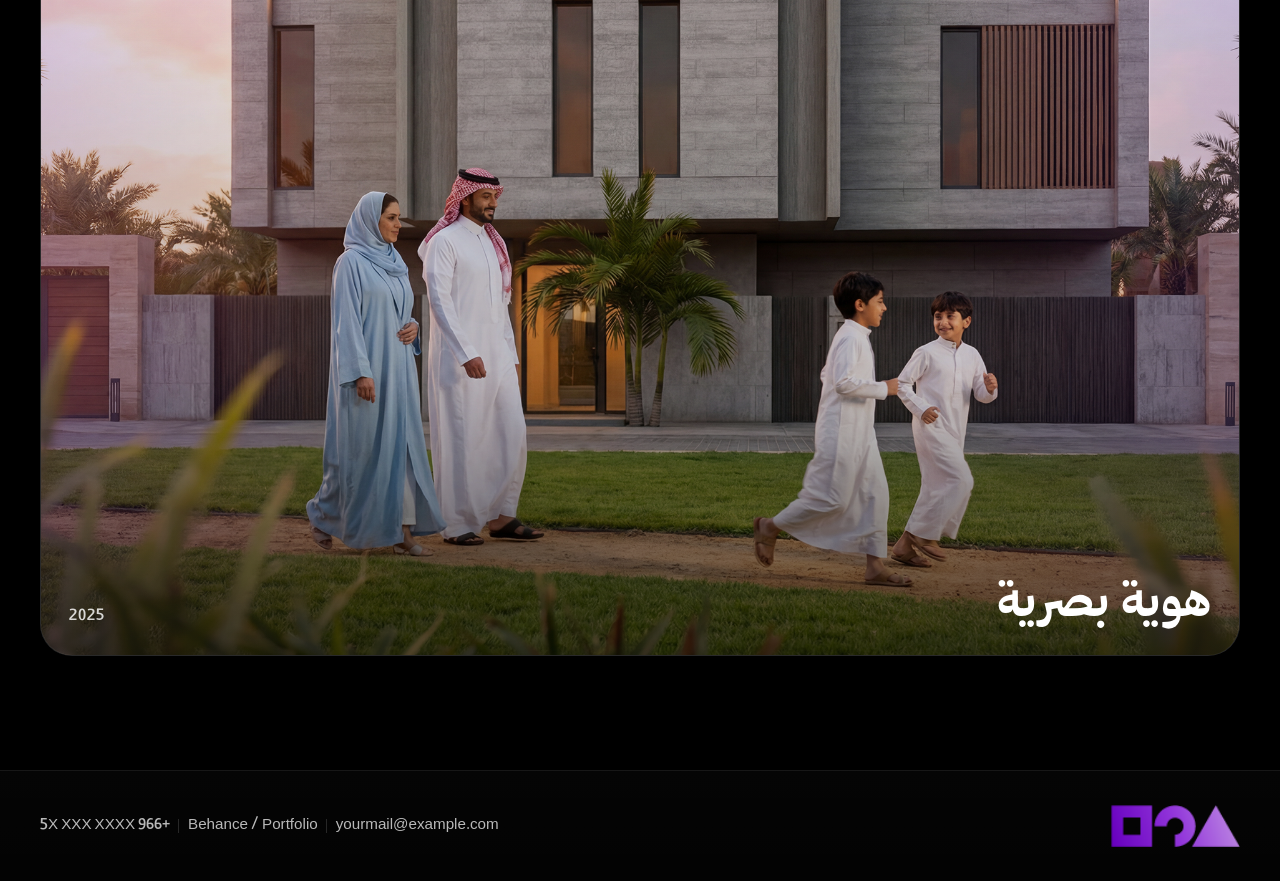
<file: project1.html>
<!DOCTYPE html>
<html lang="ar" dir="rtl">
<head>
  <meta charset="UTF-8" />
  <meta name="viewport" content="width=device-width, initial-scale=1.0" />
  <title>Daskeda | Visual Identity</title>
  <link rel="stylesheet" href="style.css" />
</head>
<body>
  <header class="site-header">
    <div class="container header-inner">
      <a href="index.html" class="logo">
        <img src="images/logo.png" alt="Daskeda Logo">
      </a>

      <div class="header-side">
        <nav class="nav">
          <a href="index.html" data-i18n="navHome">الرئيسية</a>
          <a href="about.html" data-i18n="navAbout">عنّي</a>
          <a href="work.html" class="active" data-i18n="navWork">الأعمال</a>
          <a href="contact.html" data-i18n="navContact">تواصل</a>
        </nav>

        <button class="lang-btn" id="langToggle">EN</button>
      </div>
    </div>
  </header>

  <main class="page-top-space project-banners-page">
    <section class="project-banners-section">
      <div class="container">

        <a href="project1-1.html" class="project-banner">
          <img src="images/project1-1.jpg" alt="Visual Identity 1">
          <div class="project-banner-overlay"></div>
          <div class="project-banner-meta">
            <h2>هوية بصرية</h2>
            <span>2025</span>
          </div>
        </a>

        <a href="project1-2.html" class="project-banner">
          <img src="images/project1-2.jpg" alt="Visual Identity 2">
          <div class="project-banner-overlay"></div>
          <div class="project-banner-meta">
            <h2>هوية بصرية</h2>
            <span>2025</span>
          </div>
        </a>

        <a href="project1-3.html" class="project-banner">
          <img src="images/project1-3.jpg" alt="Visual Identity 3">
          <div class="project-banner-overlay"></div>
          <div class="project-banner-meta">
            <h2>هوية بصرية</h2>
            <span>2025</span>
          </div>
        </a>

        <a href="project1-4.html" class="project-banner">
          <img src="images/project1-4.jpg" alt="Visual Identity 4">
          <div class="project-banner-overlay"></div>
          <div class="project-banner-meta">
            <h2>هوية بصرية</h2>
            <span>2025</span>
          </div>
        </a>

        <a href="project1-5.html" class="project-banner">
          <img src="images/project1-5.jpg" alt="Visual Identity 5">
          <div class="project-banner-overlay"></div>
          <div class="project-banner-meta">
            <h2>هوية بصرية</h2>
            <span>2025</span>
          </div>
        </a>

      </div>
    </section>
  </main>

  <footer class="site-footer">
    <div class="container footer-inner">
      <a href="index.html" class="footer-brand">
        <img src="images/logo.png" alt="Daskeda Logo">
      </a>

      <div class="footer-contact">
        <a href="mailto:yourmail@example.com">yourmail@example.com</a>
        <a href="https://www.behance.net/" target="_blank" rel="noopener">Behance / Portfolio</a>
        <a href="https://wa.me/966000000000" target="_blank" rel="noopener">+966 5X XXX XXXX</a>
      </div>
    </div>
  </footer>

  <script src="script.js"></script>
</body>
</html>
</file>
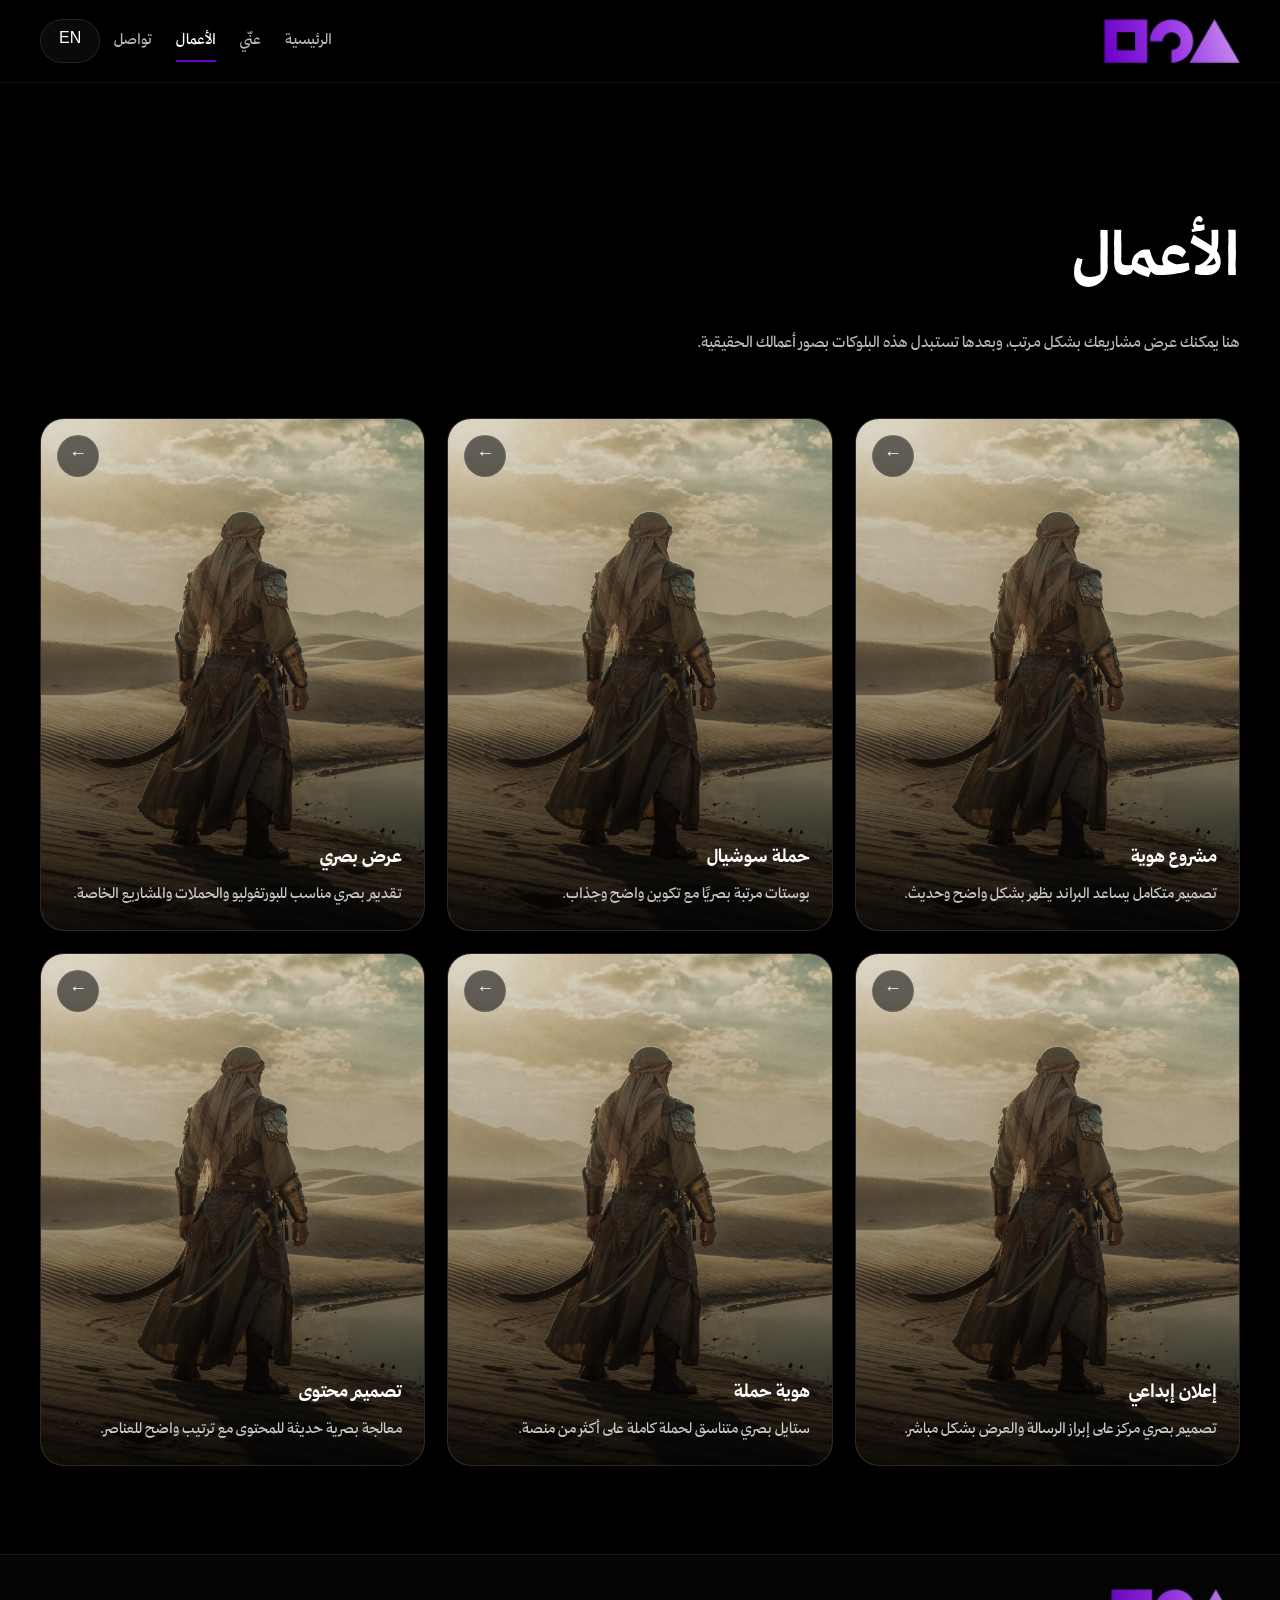
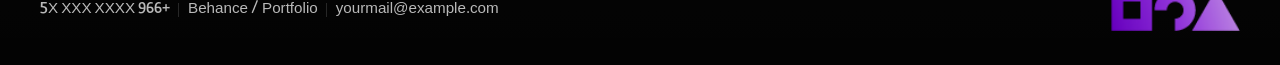
<file: work.html>
<!DOCTYPE html>
<html lang="ar" dir="rtl">
<head>
  <meta charset="UTF-8" />
  <meta name="viewport" content="width=device-width, initial-scale=1.0" />
  <title>Daskeda | Work</title>
  <link rel="stylesheet" href="style.css" />
</head>
<body>
  <header class="site-header">
    <div class="container header-inner">
      <a href="index.html" class="logo">
        <img src="images/logo.png" alt="Daskeda Logo">
      </a>

      <div class="header-side">
        <nav class="nav">
          <a href="index.html" data-i18n="navHome">الرئيسية</a>
          <a href="about.html" data-i18n="navAbout">عنّي</a>
          <a href="work.html" class="active" data-i18n="navWork">الأعمال</a>
          <a href="contact.html" data-i18n="navContact">تواصل</a>
        </nav>

        <button class="lang-btn" id="langToggle">EN</button>
      </div>
    </div>
  </header>

  <main class="page-top-space">
    <section class="section">
      <div class="container">
        <div class="page-title work-hero-head">
          <h1 data-i18n="workTitle">الأعمال</h1>
          <p data-i18n="workText">
            هنا يمكنك عرض مشاريعك بشكل مرتب، وبعدها تستبدل هذه البلوكات بصور أعمالك الحقيقية.
          </p>
        </div>

        <div class="work-grid-6">

          <article class="work-item">
            <a href="project1.html" class="work-link" aria-label="Project 1"></a>
            <img src="images/work1.jpg" alt="Project 1">
            <div class="work-overlay">
              <h3 data-i18n="work1Title">مشروع هوية</h3>
              <p data-i18n="work1Text">تصميم متكامل يساعد البراند يظهر بشكل واضح وحديث.</p>
            </div>
            <div class="work-arrow"></div>
          </article>

          <article class="work-item">
            <a href="project2.html" class="work-link" aria-label="Project 2"></a>
            <img src="images/work2.jpg" alt="Project 2">
            <div class="work-overlay">
              <h3 data-i18n="work2Title">حملة سوشيال</h3>
              <p data-i18n="work2Text">بوستات مرتبة بصريًا مع تكوين واضح وجذاب.</p>
            </div>
            <div class="work-arrow"></div>
          </article>

          <article class="work-item">
            <a href="project3.html" class="work-link" aria-label="Project 3"></a>
            <img src="images/work3.jpg" alt="Project 3">
            <div class="work-overlay">
              <h3 data-i18n="work3Title">عرض بصري</h3>
              <p data-i18n="work3Text">تقديم بصري مناسب للبورتفوليو والحملات والمشاريع الخاصة.</p>
            </div>
            <div class="work-arrow"></div>
          </article>

          <article class="work-item">
            <a href="project4.html" class="work-link" aria-label="Project 4"></a>
            <img src="images/work4.jpg" alt="Project 4">
            <div class="work-overlay">
              <h3 data-i18n="work4Title">إعلان إبداعي</h3>
              <p data-i18n="work4Text">تصميم بصري مركز على إبراز الرسالة والعرض بشكل مباشر.</p>
            </div>
            <div class="work-arrow"></div>
          </article>

          <article class="work-item">
            <a href="project5.html" class="work-link" aria-label="Project 5"></a>
            <img src="images/work5.jpg" alt="Project 5">
            <div class="work-overlay">
              <h3 data-i18n="work5Title">هوية حملة</h3>
              <p data-i18n="work5Text">ستايل بصري متناسق لحملة كاملة على أكثر من منصة.</p>
            </div>
            <div class="work-arrow"></div>
          </article>

          <article class="work-item">
            <a href="project6.html" class="work-link" aria-label="Project 6"></a>
            <img src="images/work6.jpg" alt="Project 6">
            <div class="work-overlay">
              <h3 data-i18n="work6Title">تصميم محتوى</h3>
              <p data-i18n="work6Text">معالجة بصرية حديثة للمحتوى مع ترتيب واضح للعناصر.</p>
            </div>
            <div class="work-arrow"></div>
          </article>

        </div>
      </div>
    </section>
  </main>

  <footer class="site-footer">
  <div class="container footer-inner">
    <a href="index.html" class="footer-brand">
      <img src="images/logo.png" alt="Daskeda Logo">
    </a>

    <div class="footer-contact">
      <a href="mailto:yourmail@example.com">yourmail@example.com</a>
      <a href="https://www.behance.net/" target="_blank" rel="noopener">Behance / Portfolio</a>
      <a href="https://wa.me/966000000000" target="_blank" rel="noopener">+966 5X XXX XXXX</a>
    </div>
  </div>
</footer>

  <script src="script.js"></script>
</body>
</html>
</file>
<file: style.css>
@font-face {
  font-family: 'MyFont';
  src: url('fonts/MyFont-Regular.otf') format('opentype');
  font-weight: 400;
  font-style: normal;
}

@font-face {
  font-family: 'MyFont';
  src: url('fonts/MyFont-Bold.otf') format('opentype');
  font-weight: 700;
  font-style: normal;
}

@font-face {
  font-family: 'EnglishFont';
  src: url('fonts/EnglishFont-Regular.otf') format('opentype');
  font-weight: 400;
  font-style: normal;
}

@font-face {
  font-family: 'EnglishFont';
  src: url('fonts/EnglishFont-Bold.otf') format('opentype');
  font-weight: 700;
  font-style: normal;
}

* {
  margin: 0;
  padding: 0;
  box-sizing: border-box;
}

:root {
  --bg: #000000;
  --bg-soft: #0a0a0a;
  --card: #121212;
  --line: rgba(255, 255, 255, 0.10);
  --text: #ffffff;
  --muted: rgba(255, 255, 255, 0.72);
  --accent: #6c00c8;
  --hover-accent: #9937e6;
  --container: 1200px;
  --radius: 24px;
}

html {
  scroll-behavior: smooth;
}

body {
  font-family: 'EnglishFont', Arial, Helvetica, sans-serif;
  font-synthesis: none;
  background: var(--bg);
  color: var(--text);
  line-height: 1.7;
}

html[lang="ar"] body {
  font-family: 'MyFont', Arial, Helvetica, sans-serif;
}

a,
button,
input,
textarea,
select {
  font: inherit;
}

a {
  color: inherit;
  text-decoration: none;
}

.container {
  width: min(100% - 48px, var(--container));
  margin: auto;
}

/* Header */
.site-header {
  position: fixed;
  top: 0;
  left: 0;
  width: 100%;
  z-index: 1000;
  background: rgba(0, 0, 0, 0.45);
  backdrop-filter: blur(14px);
  border-bottom: 1px solid rgba(255, 255, 255, 0.06);
}

.header-inner {
  min-height: 82px;
  display: flex;
  align-items: center;
  justify-content: space-between;
  gap: 20px;
}

.logo {
  display: flex;
  align-items: center;
}

.logo img {
  height: 44px;
  width: auto;
  display: block;
}

.header-side {
  display: flex;
  align-items: center;
  gap: 14px;
}

.nav {
  display: flex;
  align-items: center;
  gap: 24px;
  flex-wrap: wrap;
}

.nav a {
  color: var(--muted);
  font-size: 0.96rem;
  position: relative;
  transition: 0.25s ease;
}

.nav a:hover,
.nav a.active {
  color: var(--text);
}

.nav a::after {
  content: "";
  position: absolute;
  inset-inline-start: 0;
  bottom: -8px;
  width: 0;
  height: 2px;
  background: var(--accent);
  transition: 0.25s ease;
}

.nav a:hover::after,
.nav a.active::after {
  width: 100%;
}

.lang-btn {
  min-height: 44px;
  padding: 0 18px;
  border-radius: 999px;
  border: 1px solid var(--line);
  background: rgba(255, 255, 255, 0.04);
  color: var(--text);
  cursor: pointer;
  font-weight: 500;
  transition: 0.25s ease;
}

.lang-btn:hover {
  background: rgba(255, 255, 255, 0.08);
}

.nav a:hover {
  color: #9937e6;
}

/* Hero */
.hero {
  min-height: 100vh;
  background:
    linear-gradient(rgba(0, 0, 0, 0.52), rgba(0, 0, 0, 0.70)),
    url("images/hero.jpg") center/cover no-repeat fixed;
  display: flex;
  align-items: center;
  justify-content: center;
  text-align: center;
  padding: 120px 24px 60px;
  position: relative;
}

.hero-content {
  width: min(100%, 950px);
}

.hero-title {
  font-size: clamp(2.6rem, 7vw, 5.8rem);
  line-height: 1;
  letter-spacing: -2px;
  margin-bottom: 18px;
  text-transform: uppercase;
  animation: fadeUp 1s ease forwards;
}

html[lang="ar"] .hero-title {
  letter-spacing: 0;
  text-transform: none;
}

.hero p {
  max-width: 760px;
  margin: 0 auto 28px;
  color: var(--muted);
  font-size: 1.08rem;
}

.hero-buttons {
  display: flex;
  gap: 14px;
  justify-content: center;
  flex-wrap: wrap;
}

.btn {
  display: inline-flex;
  align-items: center;
  justify-content: center;
  min-height: 48px;
  padding: 0 22px;
  border-radius: 999px;
  border: 1px solid var(--line);
  background: rgba(255, 255, 255, 0.04);
  color: var(--text);
  font-weight: 700;
  transition: 0.25s ease;
}

.btn:hover {
  background: rgba(255, 255, 255, 0.08);
}

.btn.primary {
  background: var(--accent);
  border-color: var(--accent);
}

.btn.primary:hover {
  opacity: 0.95;
}

.scroll-down {
  position: absolute;
  bottom: 30px;
  left: 50%;
  transform: translateX(-50%);
  font-size: 24px;
  opacity: 0.6;
  animation: bounce 1.5s infinite;
}

/* Content */
.content-wrap {
  position: relative;
  z-index: 2;
  background: var(--bg);
}

.section {
  padding: 88px 0;
}

.section-soft {
  background: var(--bg-soft);
}

.section-head {
  margin-bottom: 28px;
}

.section-head h2 {
  font-size: clamp(1.8rem, 4vw, 3rem);
  margin-bottom: 10px;
}

.section-head p {
  color: var(--muted);
  max-width: 760px;
}

.grid-2 {
  display: grid;
  grid-template-columns: 1fr 1fr;
  gap: 22px;
}

.grid-3 {
  display: grid;
  grid-template-columns: repeat(3, 1fr);
  gap: 22px;
}

.card {
  background: linear-gradient(180deg, rgba(255,255,255,0.04), rgba(255,255,255,0.02));
  border: 1px solid var(--line);
  border-radius: var(--radius);
  padding: 28px;
  transition: 0.3s ease;
}

.card h3 {
  margin-bottom: 10px;
  font-size: 1.22rem;
}

.card p {
  color: var(--muted);
}

.card-number {
  width: 54px;
  height: 54px;
  display: flex;
  align-items: center;
  justify-content: center;
  border-radius: 16px;
  margin-bottom: 18px;
  background: linear-gradient(135deg, #6c00c8, #9937e6);
  border: 1px solid rgba(255,255,255,0.10);
  color: #ffffff;
  font-weight: 800;
  box-shadow:
    0 6px 20px rgba(108,0,200,0.35),
    inset 0 0 12px rgba(255,255,255,0.12);
  transition: 0.3s ease;
}

.card-number i {
  font-size: 20px;
  line-height: 1;
}

.card:hover .card-number {
  transform: scale(1.06);
  box-shadow:
    0 10px 30px rgba(153,55,230,0.40),
    inset 0 0 14px rgba(255,255,255,0.16);
}

.highlight-box {
  padding: 30px;
  border-radius: 28px;
  border: 1px solid var(--line);
  background:
    radial-gradient(circle at 85% 15%, rgba(108,0,200,0.16), transparent 18%),
    linear-gradient(180deg, rgba(255,255,255,0.04), rgba(255,255,255,0.02));
}

.highlight-box p {
  color: var(--muted);
}

/* Page title */
.page-top-space {
  padding-top: 120px;
}

.page-title {
  padding: 0 0 24px;
}

.page-title h1 {
  font-size: clamp(2.1rem, 5vw, 4rem);
  margin-bottom: 10px;
  text-transform: uppercase;
}

html[lang="ar"] .page-title h1 {
  text-transform: none;
}

.page-title p {
  color: var(--muted);
  max-width: 760px;
}

/* Work page */
.work-hero-head {
  margin-bottom: 36px;
}

.work-hero-head h1 {
  margin-bottom: 14px;
}

.work-hero-head p {
  max-width: 780px;
  color: var(--muted);
}

.work-grid-6 {
  display: grid;
  grid-template-columns: repeat(3, 1fr);
  gap: 22px;
}

.work-item {
  position: relative;
  overflow: hidden;
  border-radius: 24px;
  border: 1px solid var(--line);
  min-height: 380px;
  background: #111;
  transition: 0.3s ease;
}

.work-item img {
  width: 100%;
  height: 100%;
  object-fit: cover;
  display: block;
  transition: transform 0.35s ease;
}

.work-item::after {
  content: "";
  position: absolute;
  inset: 0;
  background: linear-gradient(to top, rgba(0,0,0,0.88) 0%, rgba(0,0,0,0.35) 45%, rgba(0,0,0,0.05) 100%);
  pointer-events: none;
}

.work-overlay {
  position: absolute;
  right: 0;
  left: 0;
  bottom: 0;
  z-index: 2;
  padding: 22px;
}

.work-overlay h3 {
  margin-bottom: 8px;
  font-size: 1.2rem;
  color: #fff;
}

.work-overlay p {
  color: rgba(255,255,255,0.78);
  font-size: 0.95rem;
  line-height: 1.7;
}

.work-link {
  position: absolute;
  inset: 0;
  z-index: 3;
}

.work-arrow {
  position: absolute;
  top: 16px;
  left: 16px;
  width: 42px;
  height: 42px;
  border-radius: 50%;
  background: rgba(0,0,0,0.55);
  backdrop-filter: blur(6px);
  display: flex;
  align-items: center;
  justify-content: center;
  font-size: 18px;
  color: #fff;
  z-index: 4;
  transition: 0.3s ease;
  border: 1px solid rgba(255,255,255,0.10);
}

.work-arrow::before {
  content: "←";
}

body.ltr .work-arrow {
  left: auto;
  right: 16px;
}

body.ltr .work-arrow::before {
  content: "→";
}

/* Footer */
.site-footer {
  border-top: 1px solid rgba(255,255,255,0.08);
  background: linear-gradient(180deg, rgba(255,255,255,0.02), rgba(255,255,255,0.01));
  backdrop-filter: blur(10px);
}

.footer-inner {
  min-height: 110px;
  display: flex;
  align-items: center;
  justify-content: space-between;
  gap: 24px;
  padding: 26px 0;
  flex-wrap: wrap;
}

.footer-brand {
  display: flex;
  align-items: center;
  opacity: 0.95;
  transition: 0.25s ease;
}

.footer-brand:hover {
  opacity: 1;
  transform: translateY(-1px);
}

.footer-brand img {
  height: 42px;
  width: auto;
  display: block;
}

.footer-contact {
  display: flex;
  align-items: center;
  gap: 18px;
  flex-wrap: wrap;
}

.footer-contact a {
  color: rgba(255,255,255,0.72);
  font-size: 0.95rem;
  transition: 0.25s ease;
  position: relative;
}

.footer-contact a:hover {
  color: #ffffff;
}

.footer-contact a:not(:last-child)::after {
  content: "";
  position: absolute;
  inset-inline-end: -10px;
  top: 50%;
  width: 1px;
  height: 14px;
  background: rgba(255,255,255,0.14);
  transform: translateY(-50%);
}

@media (max-width: 760px) {
  .footer-inner {
    align-items: flex-start;
    flex-direction: column;
  }

  .footer-contact {
    flex-direction: column;
    align-items: flex-start;
    gap: 10px;
  }

  .footer-contact a:not(:last-child)::after {
    display: none;
  }
}

.footer-contact a:hover {
  color: #9937e6;
}

/* Hover on cards only */
.card:hover,
.work-item:hover {
  border-color: var(--hover-accent);
  background: rgba(153,55,230,0.08);
  box-shadow:
    0 0 0 1px rgba(153,55,230,0.30),
    0 10px 40px rgba(153,55,230,0.20);
  transform: translateY(-4px);
}

.work-item:hover img {
  transform: scale(1.05);
}

.work-item:hover .work-arrow {
  background: var(--accent);
  transform: translateX(-4px);
}

body.ltr .work-item:hover .work-arrow {
  transform: translateX(4px);
}

/* Experience section gradient */
.section-exp {
  background: linear-gradient(135deg, #3a006c 0%, #6c00c8 45%, #9937e6 100%);
  position: relative;
  overflow: hidden;
}

.section-exp::before {
  content: "";
  position: absolute;
  inset: 0;
  background:
    radial-gradient(circle at 15% 20%, rgba(255,255,255,0.12), transparent 22%),
    radial-gradient(circle at 85% 80%, rgba(255,255,255,0.08), transparent 18%);
  pointer-events: none;
}

.section-exp .container {
  position: relative;
  z-index: 1;
}

.section-exp .section-head h2,
.section-exp .section-head p,
.section-exp .card h3,
.section-exp .card p {
  color: #ffffff;
}

.section-exp .section-head p,
.section-exp .card p {
  color: rgba(255,255,255,0.88);
}

.section-exp .card {
  background: rgba(0,0,0,0.18);
  border: 1px solid rgba(255,255,255,0.16);
  backdrop-filter: blur(6px);
}

.section-exp .card:hover {
  border-color: rgba(255,255,255,0.32);
  background: rgba(0,0,0,0.24);
  box-shadow:
    0 0 0 1px rgba(255,255,255,0.08),
    0 10px 40px rgba(0,0,0,0.22);
  transform: translateY(-4px);
}

/* Animations */
@keyframes fadeUp {
  from {
    opacity: 0;
    transform: translateY(30px);
  }
  to {
    opacity: 1;
    transform: translateY(0);
  }
}

@keyframes bounce {
  0%, 100% {
    transform: translate(-50%, 0);
  }
  50% {
    transform: translate(-50%, 10px);
  }
}

/* Responsive */
@media (max-width: 900px) {
  .grid-2,
  .grid-3 {
    grid-template-columns: 1fr;
  }

  .work-grid-6 {
    grid-template-columns: repeat(2, 1fr);
  }

  .hero {
    background-attachment: scroll;
  }
}

@media (max-width: 760px) {
  .header-inner {
    min-height: auto;
    padding: 14px 0;
    align-items: flex-start;
    flex-wrap: wrap;
  }

  .header-side {
    width: 100%;
    justify-content: space-between;
    flex-wrap: wrap;
  }

  .nav {
    width: 100%;
    gap: 14px;
  }

  .hero {
    padding-top: 140px;
  }

  .hero-buttons {
    flex-direction: column;
  }

  .footer-inner {
    align-items: flex-start;
    flex-direction: column;
  }

  .footer-contact {
    flex-direction: column;
    align-items: flex-start;
    gap: 10px;
  }

  .footer-contact > *:not(:last-child)::after {
    display: none;
  }
}

@media (max-width: 640px) {
  .work-grid-6 {
    grid-template-columns: 1fr;
  }

  .work-item {
    min-height: 320px;
  }
}

body {
  user-select: none;
  -webkit-user-select: none;
}

.about-page{
  background:
    radial-gradient(circle at 15% 10%, rgba(108,0,200,0.10), transparent 20%),
    radial-gradient(circle at 85% 30%, rgba(153,55,230,0.10), transparent 18%),
    var(--bg);
}

.about-hero{
  padding: 36px 0 80px;
}

.about-hero-grid{
  display:grid;
  grid-template-columns: 1.05fr 0.95fr;
  gap: 28px;
  align-items: center;
}

.about-kicker{
  display:inline-block;
  margin-bottom:16px;
  color:#cfa7ff;
  font-size:.95rem;
  letter-spacing:1.5px;
  text-transform:uppercase;
}

.about-main-title{
  font-size: clamp(2.5rem, 6vw, 5.2rem);
  line-height: 0.98;
  margin-bottom: 18px;
  letter-spacing: -2px;
}

html[lang="ar"] .about-main-title{
  letter-spacing: 0;
}

.about-main-text{
  max-width: 650px;
  color: var(--muted);
  font-size: 1.08rem;
  margin-bottom: 26px;
}

.about-hero-actions{
  display:flex;
  gap:14px;
  flex-wrap:wrap;
  margin-bottom: 28px;
}

.about-mini-stats{
  display:flex;
  flex-wrap:wrap;
  gap:12px;
}

.mini-stat{
  min-width: 150px;
  padding: 14px 16px;
  border-radius: 18px;
  border:1px solid rgba(255,255,255,0.10);
  background: rgba(255,255,255,0.03);
}

.mini-stat strong{
  display:block;
  font-size:1rem;
  margin-bottom: 4px;
}

.mini-stat span{
  color: var(--muted);
  font-size:.92rem;
}

.about-visual-card{
  position:relative;
}

.about-image-wrap{
  position:relative;
  overflow:hidden;
  border-radius: 30px;
  border:1px solid rgba(255,255,255,0.10);
  background: linear-gradient(145deg, #0a0a0a, #18002a 50%, #050505);
  min-height: 620px;
}

.about-image-wrap::before{
  content:"";
  position:absolute;
  inset:0;
  background:
    radial-gradient(circle at 70% 18%, rgba(153,55,230,0.20), transparent 18%);
  pointer-events:none;
  z-index:1;
}

.about-image-wrap img{
  width:100%;
  height:100%;
  object-fit:cover;
  display:block;
}

.about-floating-box{
  position:absolute;
  left:24px;
  bottom:24px;
  z-index:2;
  width:min(340px, calc(100% - 48px));
  padding:22px;
  border-radius:24px;
  background:rgba(0,0,0,0.52);
  border:1px solid rgba(255,255,255,0.12);
  backdrop-filter: blur(16px);
}

body.ltr .about-floating-box{
  left:auto;
  right:24px;
}

.about-floating-box small{
  display:block;
  color:#d6b4ff;
  margin-bottom:10px;
  text-transform:uppercase;
  letter-spacing:1.2px;
}

.about-floating-box strong{
  display:block;
  font-size:1.3rem;
  margin-bottom:8px;
}

.about-floating-box p{
  color:rgba(255,255,255,0.82);
  line-height:1.7;
  font-size:.95rem;
}

.about-head-center{
  text-align:center;
}

.about-head-center p{
  margin-inline:auto;
}

.about-story-grid{
  display:grid;
  grid-template-columns: repeat(3, 1fr);
  gap:22px;
}

.about-story-card{
  padding:28px;
  border-radius:24px;
  border:1px solid rgba(255,255,255,0.10);
  background:linear-gradient(180deg, rgba(255,255,255,0.04), rgba(255,255,255,0.02));
  transition:.3s ease;
}

.about-story-card:hover{
  transform:translateY(-4px);
  border-color:#9937e6;
  box-shadow:
    0 0 0 1px rgba(153,55,230,0.24),
    0 12px 42px rgba(153,55,230,0.16);
}

.about-story-card h3{
  margin-bottom:10px;
  font-size:1.2rem;
}

.about-story-card p{
  color:var(--muted);
}

.about-strengths-section{
  background:
    linear-gradient(135deg, #2c004f 0%, #6c00c8 45%, #9a39e8 100%);
  position:relative;
  overflow:hidden;
}

.about-strengths-section::before{
  content:"";
  position:absolute;
  inset:0;
  background:
    radial-gradient(circle at 15% 18%, rgba(255,255,255,0.12), transparent 24%),
    radial-gradient(circle at 88% 82%, rgba(255,255,255,0.08), transparent 18%);
  pointer-events:none;
}

.about-strengths-section .container{
  position:relative;
  z-index:1;
}

.about-strengths-section .section-head h2,
.about-strengths-section .section-head p,
.about-strength-card h3,
.about-strength-card p{
  color:#fff;
}

.about-strengths-section .section-head p,
.about-strength-card p{
  color:rgba(255,255,255,0.86);
}

.about-strengths-grid{
  display:grid;
  grid-template-columns: repeat(4, 1fr);
  gap:20px;
}

.about-strength-card{
  padding:26px;
  border-radius:24px;
  background:rgba(0,0,0,0.18);
  border:1px solid rgba(255,255,255,0.14);
  backdrop-filter:blur(6px);
  transition:.3s ease;
}

.about-strength-card:hover{
  transform:translateY(-4px);
  background:rgba(0,0,0,0.24);
}

.about-strength-icon{
  width:54px;
  height:54px;
  border-radius:16px;
  display:flex;
  align-items:center;
  justify-content:center;
  margin-bottom:16px;
  background:rgba(255,255,255,0.12);
  border:1px solid rgba(255,255,255,0.14);
  font-weight:700;
}

.about-band-section{
  background: transparent;
}

.about-band{
  display:grid;
  grid-template-columns: 160px 1fr;
  gap:22px;
  align-items:stretch;
}

.about-band-number{
  border-radius:28px;
  border:1px solid rgba(255,255,255,0.10);
  background:linear-gradient(180deg, rgba(255,255,255,0.05), rgba(255,255,255,0.02));
  display:flex;
  align-items:center;
  justify-content:center;
  min-height:220px;
}

.about-band-number span{
  font-size:4rem;
  color:#d6b4ff;
  line-height:1;
}

.about-band-content{
  padding:34px;
  border-radius:28px;
  border:1px solid rgba(255,255,255,0.10);
  background:
    radial-gradient(circle at 85% 20%, rgba(108,0,200,0.18), transparent 18%),
    linear-gradient(180deg, rgba(255,255,255,0.04), rgba(255,255,255,0.02));
}

.about-band-content h2{
  font-size:clamp(1.8rem, 4vw, 3rem);
  margin-bottom:12px;
}

.about-band-content p{
  color:var(--muted);
  max-width:900px;
}

.about-cta-box{
  padding:42px;
  border-radius:30px;
  border:1px solid rgba(255,255,255,0.10);
  background:
    radial-gradient(circle at 80% 20%, rgba(153,55,230,0.18), transparent 18%),
    linear-gradient(180deg, rgba(255,255,255,0.05), rgba(255,255,255,0.02));
  text-align:center;
}

.about-cta-box h2{
  font-size:clamp(2rem, 4vw, 3.2rem);
  margin-bottom:14px;
}

.about-cta-box p{
  color:var(--muted);
  max-width:760px;
  margin:0 auto 24px;
}

.about-cta-actions{
  display:flex;
  justify-content:center;
  gap:14px;
  flex-wrap:wrap;
}

@media (max-width: 1100px){
  .about-hero-grid,
  .about-story-grid,
  .about-strengths-grid,
  .about-band{
    grid-template-columns:1fr;
  }

  .about-image-wrap{
    min-height:520px;
  }

  .about-band-number{
    min-height:140px;
  }
}

@media (max-width: 760px){
  .about-hero{
    padding-top:20px;
  }

  .about-main-title{
    font-size:clamp(2.1rem, 8vw, 3.6rem);
  }

  .about-hero-actions,
  .about-cta-actions{
    flex-direction:column;
  }

  .about-floating-box{
    left:16px;
    right:16px;
    width:auto;
    bottom:16px;
  }

  body.ltr .about-floating-box{
    right:16px;
    left:16px;
  }

  .about-cta-box,
  .about-band-content{
    padding:28px;
  }
}

.about-process{
  background: radial-gradient(circle at 80% 20%, rgba(108,0,200,0.15), transparent 25%);
}

.process-steps{
  display:flex;
  flex-direction:column;
  gap:24px;
  margin-top:36px;
}

.process-step{
  display:flex;
  gap:20px;
  align-items:flex-start;
  padding:24px;
  border-radius:24px;
  border:1px solid rgba(255,255,255,0.10);
  background:linear-gradient(180deg, rgba(255,255,255,0.04), rgba(255,255,255,0.02));
  transition:.3s ease;
}

.process-step span{
  min-width:62px;
  height:62px;
  border-radius:18px;
  background:linear-gradient(135deg,#6c00c8,#9937e6);
  display:flex;
  align-items:center;
  justify-content:center;
  font-weight:700;
  color:#fff;
  box-shadow:0 8px 24px rgba(108,0,200,0.35);
}

.process-step h3{
  margin-bottom:8px;
  font-size:1.18rem;
}

.process-step p{
  color:var(--muted);
}

.process-step:hover{
  transform:translateY(-4px);
  border-color:#9937e6;
  box-shadow:
    0 0 0 1px rgba(153,55,230,0.22),
    0 12px 42px rgba(153,55,230,0.16);
}

@media (max-width: 760px){
  .process-step{
    flex-direction:column;
  }
}

.project-banners-page{
  background:
    radial-gradient(circle at 15% 10%, rgba(108,0,200,0.10), transparent 20%),
    radial-gradient(circle at 85% 25%, rgba(153,55,230,0.10), transparent 18%),
    var(--bg);
}

.project-banners-section{
  padding: 30px 0 90px;
}

.project-banner{
  position: relative;
  overflow: hidden;
  border-radius: 32px;
  border: 1px solid rgba(255,255,255,0.10);
  margin-bottom: 24px;
  background: #111;
  transition: .35s ease;
}

.project-banner img{
  width: 100%;
  height: 720px;
  object-fit: cover;
  display: block;
  transition: transform .45s ease;
}

.project-banner-overlay{
  position: absolute;
  inset: 0;
  background:
    linear-gradient(to top, rgba(0,0,0,0.62) 0%, rgba(0,0,0,0.18) 38%, rgba(0,0,0,0.04) 100%),
    linear-gradient(to right, rgba(108,0,200,0.16), transparent 28%, transparent 72%, rgba(153,55,230,0.14));
  pointer-events: none;
}

.project-banner-meta{
  position: absolute;
  right: 28px;
  left: 28px;
  bottom: 24px;
  display: flex;
  align-items: end;
  justify-content: space-between;
  gap: 20px;
  z-index: 2;
}

.project-banner-meta h2{
  font-size: clamp(1.8rem, 4vw, 3.2rem);
  color: #fff;
  line-height: 1;
  margin: 0;
}

.project-banner-meta span{
  font-size: 1rem;
  color: rgba(255,255,255,0.82);
  letter-spacing: 1px;
}

.project-banner:hover{
  transform: translateY(-4px);
  border-color: #9937e6;
  box-shadow:
    0 0 0 1px rgba(153,55,230,0.22),
    0 18px 56px rgba(153,55,230,0.16);
}

.project-banner:hover img{
  transform: scale(1.03);
}

body.ltr .project-banner-meta{
  flex-direction: row-reverse;
}

@media (max-width: 900px){
  .project-banner img{
    height: 520px;
  }
}

@media (max-width: 640px){
  .project-banner img{
    height: 340px;
  }

  .project-banner-meta{
    right: 18px;
    left: 18px;
    bottom: 18px;
    align-items: flex-start;
    flex-direction: column;
  }

  body.ltr .project-banner-meta{
    flex-direction: column;
  }

  .project-banner-meta h2{
    font-size: 1.5rem;
  }

  .project-banner-meta span{
    font-size: .92rem;
  }
}

.project-banner{
  display:block;
  text-decoration:none;
  color:inherit;
}

.project-single-hero{
  position:relative;
  height:80vh;
  overflow:hidden;
}

.project-single-hero img{
  width:100%;
  height:100%;
  object-fit:cover;
}

.project-single-hero .overlay{
  position:absolute;
  inset:0;
  background:
    linear-gradient(to top, rgba(0,0,0,.85), transparent 60%),
    linear-gradient(to right, rgba(108,0,200,.25), transparent);
}

.project-single-hero .content{
  position:absolute;
  bottom:40px;
}

.project-single-hero h1{
  font-size:3rem;
  margin-bottom:10px;
}

.project-single-content{
  padding:60px 0;
}

.project-single-content img{
  width:100%;
  margin-bottom:20px;
  border-radius:20px;
}

.project-full{
  margin-top:82px;
}

.project-full-image{
  width:100%;
  height:100vh;
  overflow:hidden;
  position:relative;
}

.project-full-image img{
  width:100%;
  height:100%;
  object-fit:cover;
  display:block;
}

/* cinematic feel */
.project-full-image::after{
  content:"";
  position:absolute;
  inset:0;
  background:
    linear-gradient(to top, rgba(0,0,0,.25), transparent 40%),
    linear-gradient(to bottom, rgba(0,0,0,.25), transparent 40%);
  pointer-events:none;
}

/* smooth scrolling feel */
.project-full{
  scroll-snap-type:y proximity;
}

.project-full{
  scroll-snap-type:y mandatory;
  overflow-y:auto;
  height:100vh;
}

/* Intro Section */
.project-intro{
  padding:140px 0 80px;
}

.project-intro-grid{
  display:grid;
  grid-template-columns: 1.4fr 1fr;
  gap:40px;
  align-items:start;
}

.project-intro-main h1{
  font-size:clamp(2.4rem,5vw,4rem);
  margin-bottom:16px;
}

.project-intro-main p{
  color:var(--muted);
  font-size:1.05rem;
  line-height:1.9;
  max-width:600px;
}

.project-intro-info{
  display:grid;
  gap:24px;
}

.project-intro-info span{
  font-size:.85rem;
  color:rgba(255,255,255,.5);
}

.project-intro-info h3{
  font-size:1.2rem;
  margin-top:6px;
}

/* Full images */
.project-full{
  margin-top:82px;
}

.project-full-image{
  width:100%;
  height:100vh;
  overflow:hidden;
  position:relative;
}

.project-full-image img{
  width:100%;
  height:100%;
  object-fit:cover;
}

.project-full-image::after{
  content:"";
  position:absolute;
  inset:0;
  background:
    linear-gradient(to top, rgba(0,0,0,.25), transparent 40%),
    linear-gradient(to bottom, rgba(0,0,0,.25), transparent 40%);
}

/* Responsive */
@media(max-width:900px){
  .project-intro-grid{
    grid-template-columns:1fr;
  }
}
</file>
